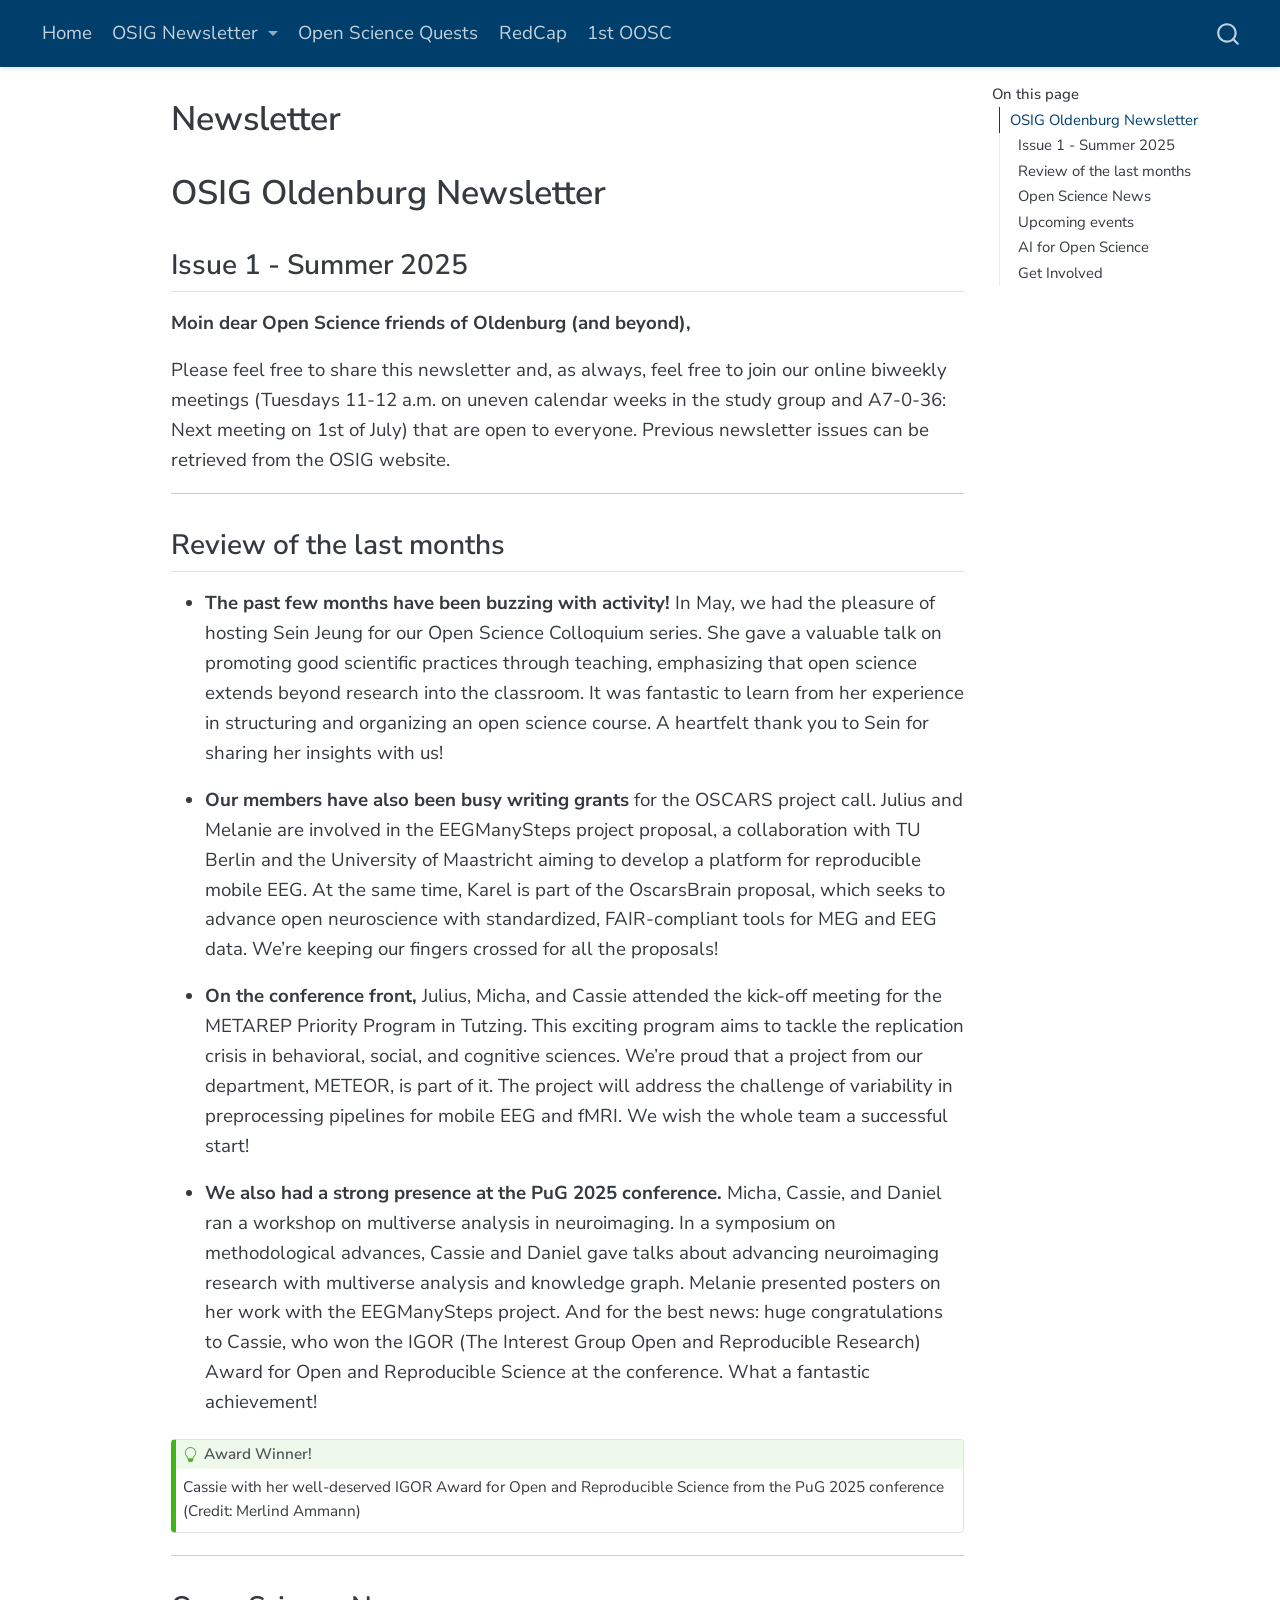
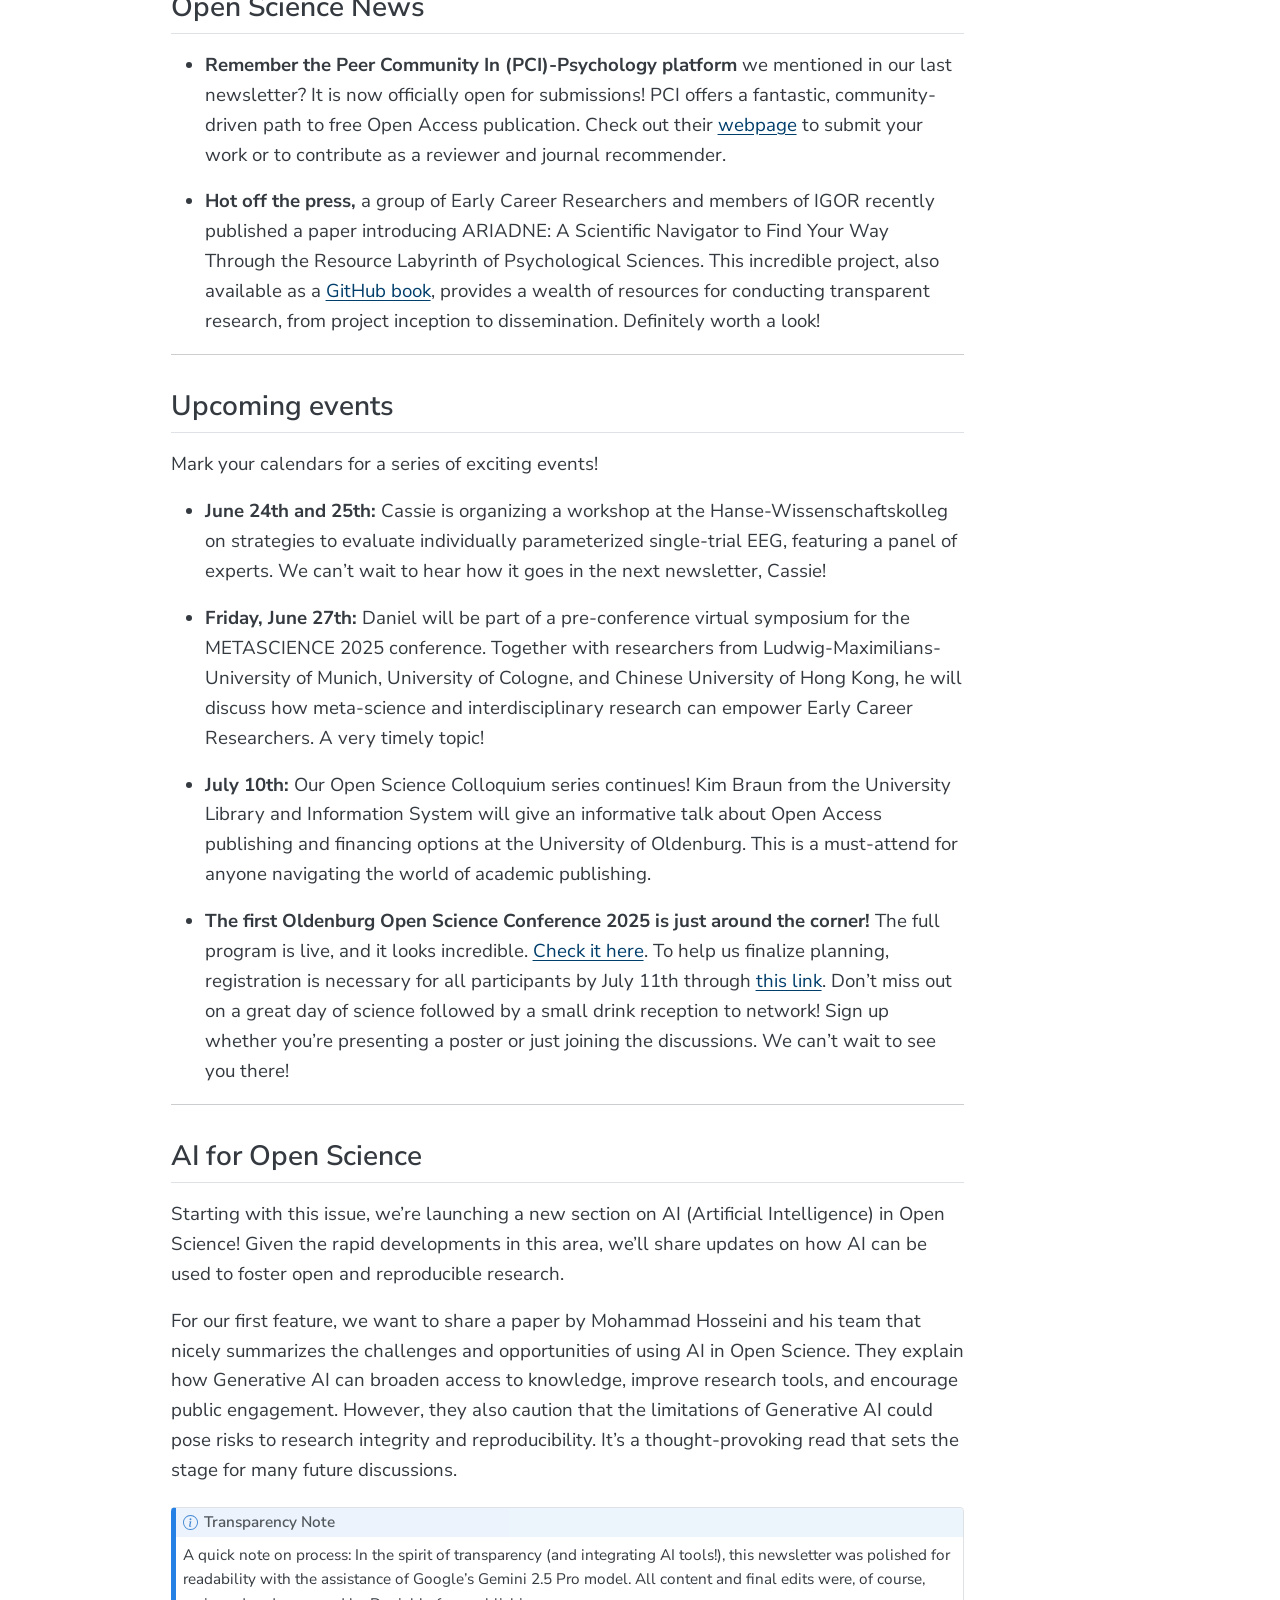
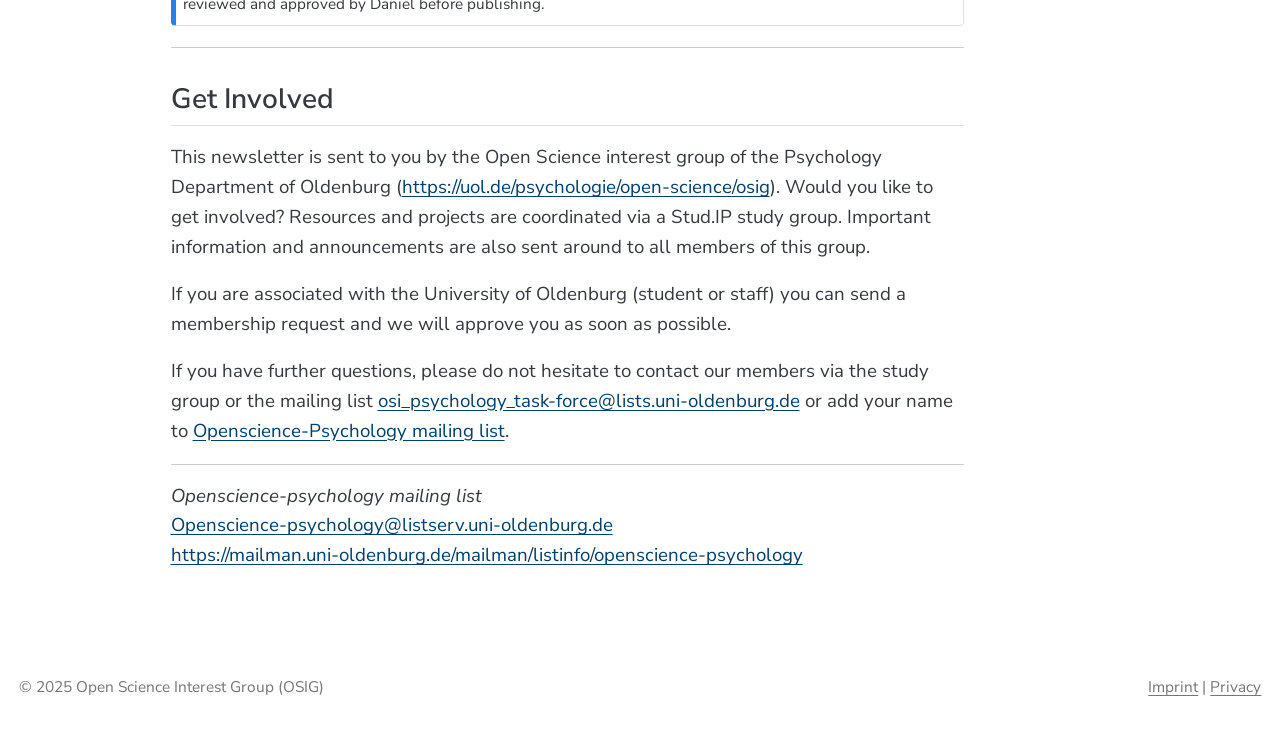
<file: newsletter.html>
<!DOCTYPE html>
<html xmlns="http://www.w3.org/1999/xhtml" lang="en" xml:lang="en"><head>

<meta charset="utf-8">
<meta name="generator" content="quarto-1.10.20">

<meta name="viewport" content="width=device-width, initial-scale=1.0, user-scalable=yes">


<title>Newsletter</title>
<style>
/* Default styles provided by pandoc.
** See https://pandoc.org/MANUAL.html#variables-for-html for config info.
*/
span.smallcaps{font-variant: small-caps;}
div.columns{display: flex; gap: 1.5em;}
div.column{flex: auto;}
@media screen {
div.columns{gap: min(4vw, 1.5em);}
div.column{overflow-x: auto;}
}
div.hanging-indent{margin-left: 1.5em; text-indent: -1.5em;}
ul.task-list{list-style: none;}
ul.task-list li input[type="checkbox"] {
  width: 0.8em;
  margin: 0 0.8em 0.2em -1em; /* quarto-specific, see https://github.com/quarto-dev/quarto-cli/issues/4556 */ 
  vertical-align: middle;
}
</style>


<script src="site_libs/quarto-nav/quarto-nav.js"></script>
<script src="site_libs/quarto-nav/headroom.min.js"></script>
<script src="site_libs/clipboard/clipboard.min.js"></script>
<script src="site_libs/quarto-search/autocomplete.umd.js"></script>
<script src="site_libs/quarto-search/fuse.min.js"></script>
<script src="site_libs/quarto-search/quarto-search.js"></script>
<meta name="quarto:offset" content="./">
<script src="site_libs/quarto-html/quarto.js" type="module"></script>
<script src="site_libs/quarto-html/tabsets/tabsets.js" type="module"></script>
<script src="site_libs/quarto-html/popper.min.js"></script>
<script src="site_libs/quarto-html/tippy.umd.min.js"></script>
<script src="site_libs/quarto-html/anchor.min.js"></script>
<link href="site_libs/quarto-html/tippy.css" rel="stylesheet">
<link href="site_libs/quarto-html/quarto-syntax-highlighting-17888a1159294d3eb470f19f6f52f5a5.css" rel="stylesheet" id="quarto-text-highlighting-styles">
<script src="site_libs/bootstrap/bootstrap.min.js"></script>
<link href="site_libs/bootstrap/bootstrap-icons.css" rel="stylesheet">
<link href="site_libs/bootstrap/bootstrap-e5527912b667e51d36a38ce436d2ecd5.min.css" rel="stylesheet" append-hash="true" id="quarto-bootstrap" data-mode="light">
<script id="quarto-search-options" type="application/json">{
  "location": "navbar",
  "copy-button": false,
  "collapse-after": 3,
  "panel-placement": "end",
  "type": "overlay",
  "limit": 50,
  "keyboard-shortcut": [
    "f",
    "/",
    "s"
  ],
  "show-item-context": false,
  "language": {
    "search-no-results-text": "No results",
    "search-matching-documents-text": "matching documents",
    "search-copy-link-title": "Copy link to search",
    "search-hide-matches-text": "Hide additional matches",
    "search-more-match-text": "more match in this document",
    "search-more-matches-text": "more matches in this document",
    "search-clear-button-title": "Clear",
    "search-text-placeholder": "",
    "search-detached-cancel-button-title": "Cancel",
    "search-submit-button-title": "Submit",
    "search-label": "Search"
  }
}</script>
<style>html{ scroll-behavior: smooth; }</style>


<link rel="stylesheet" href="styles.css">
</head>

<body class="nav-fixed quarto-light">

<div id="quarto-search-results"></div>
  <header id="quarto-header" class="headroom fixed-top">
    <nav class="navbar navbar-expand-lg " data-bs-theme="dark">
      <div class="navbar-container container-fluid">
            <div id="quarto-search" class="" title="Search"></div>
          <button class="navbar-toggler" type="button" data-bs-toggle="collapse" data-bs-target="#navbarCollapse" aria-controls="navbarCollapse" role="menu" aria-expanded="false" aria-label="Toggle navigation" onclick="if (window.quartoToggleHeadroom) { window.quartoToggleHeadroom(); }">
  <span class="navbar-toggler-icon"></span>
</button>
          <div class="collapse navbar-collapse" id="navbarCollapse">
            <ul class="navbar-nav navbar-nav-scroll me-auto">
  <li class="nav-item">
    <a class="nav-link" href="./index.html"> 
<span class="menu-text">Home</span></a>
  </li>  
  <li class="nav-item dropdown ">
    <a class="nav-link dropdown-toggle" href="#" id="nav-menu-osig-newsletter" role="link" data-bs-toggle="dropdown" aria-expanded="false">
 <span class="menu-text">OSIG Newsletter</span>
    </a>
    <ul class="dropdown-menu" aria-labelledby="nav-menu-osig-newsletter">    
        <li>
    <a class="dropdown-item" href="./Newsletter/NL_June.html">
 <span class="dropdown-text">Newsletter 11th Issue: June 2025</span></a>
  </li>  
        <li>
    <a class="dropdown-item" href="./Newsletter/NL_October.html">
 <span class="dropdown-text">Newsletter 12th Issue: October 2025</span></a>
  </li>  
        <li>
    <a class="dropdown-item" href="./Newsletter/NL_February_2026.html">
 <span class="dropdown-text">Newsletter 13th Issue: February 2026</span></a>
  </li>  
        <li>
    <a class="dropdown-item" href="./Newsletter/NL_June_2026.html">
 <span class="dropdown-text">Newsletter 14th Issue: June 2026</span></a>
  </li>  
        <li>
    <a class="dropdown-item" href="./Newsletter/NL_October_2026.html">
 <span class="dropdown-text">Newsletter 15th Issue: October 2026</span></a>
  </li>  
        <li>
    <a class="dropdown-item" href="https://uol.de/psychologie/open-science/osig">
 <span class="dropdown-text">Previous Newsletters</span></a>
  </li>  
    </ul>
  </li>
  <li class="nav-item">
    <a class="nav-link" href="./open_science_quests.html"> 
<span class="menu-text">Open Science Quests</span></a>
  </li>  
  <li class="nav-item">
    <a class="nav-link" href="./redcap.html"> 
<span class="menu-text">RedCap</span></a>
  </li>  
  <li class="nav-item">
    <a class="nav-link" href="./oosc.html"> 
<span class="menu-text">1st OOSC</span></a>
  </li>  
</ul>
          </div> <!-- /navcollapse -->
            <div class="quarto-navbar-tools">
</div>
      </div> <!-- /container-fluid -->
    </nav>
</header>
<!-- content -->
<div id="quarto-content" class="quarto-container page-columns page-rows-contents page-layout-article page-navbar">
<!-- sidebar -->
<!-- margin-sidebar -->
    <div id="quarto-margin-sidebar" class="sidebar margin-sidebar">
        <nav id="TOC" role="doc-toc" class="toc-active">
    <h2 id="toc-title">On this page</h2>
   
  <ul>
  <li><a href="#osig-oldenburg-newsletter" id="toc-osig-oldenburg-newsletter" class="nav-link active" data-scroll-target="#osig-oldenburg-newsletter">OSIG Oldenburg Newsletter</a>
  <ul class="collapse">
  <li><a href="#issue-1---summer-2025" id="toc-issue-1---summer-2025" class="nav-link" data-scroll-target="#issue-1---summer-2025">Issue 1 - Summer 2025</a></li>
  <li><a href="#review-of-the-last-months" id="toc-review-of-the-last-months" class="nav-link" data-scroll-target="#review-of-the-last-months">Review of the last months</a></li>
  <li><a href="#open-science-news" id="toc-open-science-news" class="nav-link" data-scroll-target="#open-science-news">Open Science News</a></li>
  <li><a href="#upcoming-events" id="toc-upcoming-events" class="nav-link" data-scroll-target="#upcoming-events">Upcoming events</a></li>
  <li><a href="#ai-for-open-science" id="toc-ai-for-open-science" class="nav-link" data-scroll-target="#ai-for-open-science">AI for Open Science</a></li>
  <li><a href="#get-involved" id="toc-get-involved" class="nav-link" data-scroll-target="#get-involved">Get Involved</a></li>
  </ul></li>
  </ul>
</nav>
    </div>
<!-- main -->
<main class="content" id="quarto-document-content">

<header id="title-block-header" class="quarto-title-block default">
<div class="quarto-title">
<h1 class="title">Newsletter</h1>
</div>



<div class="quarto-title-meta">

    
  
    
  </div>
  


</header>


<section id="osig-oldenburg-newsletter" class="level1">
<h1>OSIG Oldenburg Newsletter</h1>
<section id="issue-1---summer-2025" class="level2">
<h2 class="anchored" data-anchor-id="issue-1---summer-2025">Issue 1 - Summer 2025</h2>
<p><strong>Moin dear Open Science friends of Oldenburg (and beyond),</strong></p>
<p>Please feel free to share this newsletter and, as always, feel free to join our online biweekly meetings (Tuesdays 11-12 a.m. on uneven calendar weeks in the study group and A7-0-36: Next meeting on 1st of July) that are open to everyone. Previous newsletter issues can be retrieved from the OSIG website.</p>
<hr>
</section>
<section id="review-of-the-last-months" class="level2">
<h2 class="anchored" data-anchor-id="review-of-the-last-months">Review of the last months</h2>
<ul>
<li><p><strong>The past few months have been buzzing with activity!</strong> In May, we had the pleasure of hosting Sein Jeung for our Open Science Colloquium series. She gave a valuable talk on promoting good scientific practices through teaching, emphasizing that open science extends beyond research into the classroom. It was fantastic to learn from her experience in structuring and organizing an open science course. A heartfelt thank you to Sein for sharing her insights with us!</p></li>
<li><p><strong>Our members have also been busy writing grants</strong> for the OSCARS project call. Julius and Melanie are involved in the EEGManySteps project proposal, a collaboration with TU Berlin and the University of Maastricht aiming to develop a platform for reproducible mobile EEG. At the same time, Karel is part of the OscarsBrain proposal, which seeks to advance open neuroscience with standardized, FAIR-compliant tools for MEG and EEG data. We’re keeping our fingers crossed for all the proposals!</p></li>
<li><p><strong>On the conference front,</strong> Julius, Micha, and Cassie attended the kick-off meeting for the METAREP Priority Program in Tutzing. This exciting program aims to tackle the replication crisis in behavioral, social, and cognitive sciences. We’re proud that a project from our department, METEOR, is part of it. The project will address the challenge of variability in preprocessing pipelines for mobile EEG and fMRI. We wish the whole team a successful start!</p></li>
<li><p><strong>We also had a strong presence at the PuG 2025 conference.</strong> Micha, Cassie, and Daniel ran a workshop on multiverse analysis in neuroimaging. In a symposium on methodological advances, Cassie and Daniel gave talks about advancing neuroimaging research with multiverse analysis and knowledge graph. Melanie presented posters on her work with the EEGManySteps project. And for the best news: huge congratulations to Cassie, who won the IGOR (The Interest Group Open and Reproducible Research) Award for Open and Reproducible Science at the conference. What a fantastic achievement!</p></li>
</ul>
<div class="callout callout-style-default callout-tip callout-titled">
<div class="callout-header d-flex align-content-center">
<div class="callout-icon-container">
<i class="callout-icon"></i>
</div>
<div class="callout-title-container flex-fill">
<span class="screen-reader-only">Tip</span>Award Winner!
</div>
</div>
<div class="callout-body-container callout-body">
<p>Cassie with her well-deserved IGOR Award for Open and Reproducible Science from the PuG 2025 conference (Credit: Merlind Ammann)</p>
</div>
</div>
<hr>
</section>
<section id="open-science-news" class="level2">
<h2 class="anchored" data-anchor-id="open-science-news">Open Science News</h2>
<ul>
<li><p><strong>Remember the Peer Community In (PCI)-Psychology platform</strong> we mentioned in our last newsletter? It is now officially open for submissions! PCI offers a fantastic, community-driven path to free Open Access publication. Check out their <a href="https://pci.org">webpage</a> to submit your work or to contribute as a reviewer and journal recommender.</p></li>
<li><p><strong>Hot off the press,</strong> a group of Early Career Researchers and members of IGOR recently published a paper introducing ARIADNE: A Scientific Navigator to Find Your Way Through the Resource Labyrinth of Psychological Sciences. This incredible project, also available as a <a href="https://github.com/">GitHub book</a>, provides a wealth of resources for conducting transparent research, from project inception to dissemination. Definitely worth a look!</p></li>
</ul>
<hr>
</section>
<section id="upcoming-events" class="level2">
<h2 class="anchored" data-anchor-id="upcoming-events">Upcoming events</h2>
<p>Mark your calendars for a series of exciting events!</p>
<ul>
<li><p><strong>June 24th and 25th:</strong> Cassie is organizing a workshop at the Hanse-Wissenschaftskolleg on strategies to evaluate individually parameterized single-trial EEG, featuring a panel of experts. We can’t wait to hear how it goes in the next newsletter, Cassie!</p></li>
<li><p><strong>Friday, June 27th:</strong> Daniel will be part of a pre-conference virtual symposium for the METASCIENCE 2025 conference. Together with researchers from Ludwig-Maximilians-University of Munich, University of Cologne, and Chinese University of Hong Kong, he will discuss how meta-science and interdisciplinary research can empower Early Career Researchers. A very timely topic!</p></li>
<li><p><strong>July 10th:</strong> Our Open Science Colloquium series continues! Kim Braun from the University Library and Information System will give an informative talk about Open Access publishing and financing options at the University of Oldenburg. This is a must-attend for anyone navigating the world of academic publishing.</p></li>
<li><p><strong>The first Oldenburg Open Science Conference 2025 is just around the corner!</strong> The full program is live, and it looks incredible. <a href="./oosc.html">Check it here</a>. To help us finalize planning, registration is necessary for all participants by July 11th through <a href="#">this link</a>. Don’t miss out on a great day of science followed by a small drink reception to network! Sign up whether you’re presenting a poster or just joining the discussions. We can’t wait to see you there!</p></li>
</ul>
<hr>
</section>
<section id="ai-for-open-science" class="level2">
<h2 class="anchored" data-anchor-id="ai-for-open-science">AI for Open Science</h2>
<p>Starting with this issue, we’re launching a new section on AI (Artificial Intelligence) in Open Science! Given the rapid developments in this area, we’ll share updates on how AI can be used to foster open and reproducible research.</p>
<p>For our first feature, we want to share a paper by Mohammad Hosseini and his team that nicely summarizes the challenges and opportunities of using AI in Open Science. They explain how Generative AI can broaden access to knowledge, improve research tools, and encourage public engagement. However, they also caution that the limitations of Generative AI could pose risks to research integrity and reproducibility. It’s a thought-provoking read that sets the stage for many future discussions.</p>
<div class="callout callout-style-default callout-note callout-titled">
<div class="callout-header d-flex align-content-center">
<div class="callout-icon-container">
<i class="callout-icon"></i>
</div>
<div class="callout-title-container flex-fill">
<span class="screen-reader-only">Note</span>Transparency Note
</div>
</div>
<div class="callout-body-container callout-body">
<p>A quick note on process: In the spirit of transparency (and integrating AI tools!), this newsletter was polished for readability with the assistance of Google’s Gemini 2.5 Pro model. All content and final edits were, of course, reviewed and approved by Daniel before publishing.</p>
</div>
</div>
<hr>
</section>
<section id="get-involved" class="level2">
<h2 class="anchored" data-anchor-id="get-involved">Get Involved</h2>
<p>This newsletter is sent to you by the Open Science interest group of the Psychology Department of Oldenburg (<a href="https://uol.de/psychologie/open-science/osig">https://uol.de/psychologie/open-science/osig</a>). Would you like to get involved? Resources and projects are coordinated via a Stud.IP study group. Important information and announcements are also sent around to all members of this group.</p>
<p>If you are associated with the University of Oldenburg (student or staff) you can send a membership request and we will approve you as soon as possible.</p>
<p>If you have further questions, please do not hesitate to contact our members via the study group or the mailing list <a href="mailto:osi_psychology_task-force@lists.uni-oldenburg.de">osi_psychology_task-force@lists.uni-oldenburg.de</a> or add your name to <a href="https://mailman.uni-oldenburg.de/mailman/listinfo/openscience-psychology">Openscience-Psychology mailing list</a>.</p>
<hr>
<p><em>Openscience-psychology mailing list</em><br>
<a href="mailto:Openscience-psychology@listserv.uni-oldenburg.de">Openscience-psychology@listserv.uni-oldenburg.de</a><br>
<a href="https://mailman.uni-oldenburg.de/mailman/listinfo/openscience-psychology">https://mailman.uni-oldenburg.de/mailman/listinfo/openscience-psychology</a></p>


</section>
</section>

</main> <!-- /main -->
<script id="quarto-html-after-body" type="application/javascript">
  window.document.addEventListener("DOMContentLoaded", function (event) {
    const icon = "";
    const anchorJS = new window.AnchorJS();
    anchorJS.options = {
      placement: 'right',
      icon: icon
    };
    anchorJS.add('.anchored');
    const isCodeAnnotation = (el) => {
      for (const clz of el.classList) {
        if (clz.startsWith('code-annotation-')) {                     
          return true;
        }
      }
      return false;
    }
    const onCopySuccess = function(e) {
      // button target
      const button = e.trigger;
      // don't keep focus
      button.blur();
      // flash "checked"
      button.classList.add('code-copy-button-checked');
      var currentTitle = button.getAttribute("title");
      button.setAttribute("title", "Copied!");
      let tooltip;
      if (window.bootstrap) {
        button.setAttribute("data-bs-toggle", "tooltip");
        button.setAttribute("data-bs-placement", "left");
        button.setAttribute("data-bs-title", "Copied!");
        tooltip = new bootstrap.Tooltip(button, 
          { trigger: "manual", 
            customClass: "code-copy-button-tooltip",
            offset: [0, -8]});
        tooltip.show();    
      }
      setTimeout(function() {
        if (tooltip) {
          tooltip.hide();
          button.removeAttribute("data-bs-title");
          button.removeAttribute("data-bs-toggle");
          button.removeAttribute("data-bs-placement");
        }
        button.setAttribute("title", currentTitle);
        button.classList.remove('code-copy-button-checked');
      }, 1000);
      // clear code selection
      e.clearSelection();
    }
    const getTextToCopy = function(trigger) {
      const outerScaffold = trigger.parentElement.cloneNode(true);
      const codeEl = outerScaffold.querySelector('code');
      for (const childEl of codeEl.children) {
        if (isCodeAnnotation(childEl)) {
          childEl.remove();
        }
      }
      return codeEl.innerText;
    }
    const clipboard = new window.ClipboardJS('.code-copy-button:not([data-in-quarto-modal])', {
      text: getTextToCopy
    });
    clipboard.on('success', onCopySuccess);
    if (window.document.getElementById('quarto-embedded-source-code-modal')) {
      const clipboardModal = new window.ClipboardJS('.code-copy-button[data-in-quarto-modal]', {
        text: getTextToCopy,
        container: window.document.getElementById('quarto-embedded-source-code-modal')
      });
      clipboardModal.on('success', onCopySuccess);
    }
      var localhostRegex = new RegExp(/^(?:http|https):\/\/localhost\:?[0-9]*\//);
      var mailtoRegex = new RegExp(/^mailto:/);
        var filterRegex = new RegExp("https:\/\/kristantodan12\.github\.io\/osig-uol\.github\.io\/");
      var isInternal = (href) => {
          return filterRegex.test(href) || localhostRegex.test(href) || mailtoRegex.test(href);
      }
      // Inspect non-navigation links and adorn them if external
     var links = window.document.querySelectorAll('a[href]:not(.nav-link):not(.navbar-brand):not(.toc-action):not(.sidebar-link):not(.sidebar-item-toggle):not(.pagination-link):not(.no-external):not([aria-hidden]):not(.dropdown-item):not(.quarto-navigation-tool):not(.about-link)');
      for (var i=0; i<links.length; i++) {
        const link = links[i];
        if (!isInternal(link.href)) {
          // undo the damage that might have been done by quarto-nav.js in the case of
          // links that we want to consider external
          if (link.dataset.originalHref !== undefined) {
            link.href = link.dataset.originalHref;
          }
            // target, if specified
            link.setAttribute("target", "_blank");
            if (link.getAttribute("rel") === null) {
              link.setAttribute("rel", "noopener");
            }
        }
      }
    function tippyHover(el, contentFn, onTriggerFn, onUntriggerFn) {
      const config = {
        allowHTML: true,
        maxWidth: 500,
        delay: 100,
        arrow: false,
        appendTo: function(el) {
            return el.parentElement;
        },
        interactive: true,
        interactiveBorder: 10,
        theme: 'quarto',
        placement: 'bottom-start',
      };
      if (contentFn) {
        config.content = contentFn;
      }
      if (onTriggerFn) {
        config.onTrigger = onTriggerFn;
      }
      if (onUntriggerFn) {
        config.onUntrigger = onUntriggerFn;
      }
      window.tippy(el, config); 
    }
    const noterefs = window.document.querySelectorAll('a[role="doc-noteref"]');
    for (var i=0; i<noterefs.length; i++) {
      const ref = noterefs[i];
      tippyHover(ref, function() {
        // use id or data attribute instead here
        let href = ref.getAttribute('data-footnote-href') || ref.getAttribute('href');
        try { href = new URL(href).hash; } catch {}
        const id = href.replace(/^#\/?/, "");
        const note = window.document.getElementById(id);
        if (note) {
          return note.innerHTML;
        } else {
          return "";
        }
      });
    }
    const xrefs = window.document.querySelectorAll('a.quarto-xref');
    const processXRef = (id, note) => {
      // Strip column container classes
      const stripColumnClz = (el) => {
        el.classList.remove("page-full", "page-columns");
        if (el.children) {
          for (const child of el.children) {
            stripColumnClz(child);
          }
        }
      }
      stripColumnClz(note)
      if (id === null || id.startsWith('sec-')) {
        // Special case sections, only their first couple elements
        const container = document.createElement("div");
        if (note.children && note.children.length > 2) {
          container.appendChild(note.children[0].cloneNode(true));
          for (let i = 1; i < note.children.length; i++) {
            const child = note.children[i];
            if (child.tagName === "P" && child.innerText === "") {
              continue;
            } else {
              container.appendChild(child.cloneNode(true));
              break;
            }
          }
          if (window.Quarto?.typesetMath) {
            window.Quarto.typesetMath(container);
          }
          return container.innerHTML
        } else {
          if (window.Quarto?.typesetMath) {
            window.Quarto.typesetMath(note);
          }
          return note.innerHTML;
        }
      } else {
        // Remove any anchor links if they are present
        const anchorLink = note.querySelector('a.anchorjs-link');
        if (anchorLink) {
          anchorLink.remove();
        }
        if (window.Quarto?.typesetMath) {
          window.Quarto.typesetMath(note);
        }
        if (note.classList.contains("callout")) {
          return note.outerHTML;
        } else {
          return note.innerHTML;
        }
      }
    }
    for (var i=0; i<xrefs.length; i++) {
      const xref = xrefs[i];
      tippyHover(xref, undefined, function(instance) {
        instance.disable();
        let url = xref.getAttribute('href');
        let hash = undefined; 
        if (url.startsWith('#')) {
          hash = url;
        } else {
          try { hash = new URL(url).hash; } catch {}
        }
        if (hash) {
          const id = hash.replace(/^#\/?/, "");
          const note = window.document.getElementById(id);
          if (note !== null) {
            try {
              const html = processXRef(id, note.cloneNode(true));
              instance.setContent(html);
            } finally {
              instance.enable();
              instance.show();
            }
          } else {
            // See if we can fetch this
            fetch(url.split('#')[0])
            .then(res => res.text())
            .then(html => {
              const parser = new DOMParser();
              const htmlDoc = parser.parseFromString(html, "text/html");
              const note = htmlDoc.getElementById(id);
              if (note !== null) {
                const html = processXRef(id, note);
                instance.setContent(html);
              } 
            }).finally(() => {
              instance.enable();
              instance.show();
            });
          }
        } else {
          // See if we can fetch a full url (with no hash to target)
          // This is a special case and we should probably do some content thinning / targeting
          fetch(url)
          .then(res => res.text())
          .then(html => {
            const parser = new DOMParser();
            const htmlDoc = parser.parseFromString(html, "text/html");
            const note = htmlDoc.querySelector('main.content');
            if (note !== null) {
              // This should only happen for chapter cross references
              // (since there is no id in the URL)
              // remove the first header
              if (note.children.length > 0 && note.children[0].tagName === "HEADER") {
                note.children[0].remove();
              }
              const html = processXRef(null, note);
              instance.setContent(html);
            } 
          }).finally(() => {
            instance.enable();
            instance.show();
          });
        }
      }, function(instance) {
      });
    }
        let selectedAnnoteEl;
        const selectorForAnnotation = ( cell, annotation) => {
          let cellAttr = 'data-code-cell="' + cell + '"';
          let lineAttr = 'data-code-annotation="' +  annotation + '"';
          const selector = 'span[' + cellAttr + '][' + lineAttr + ']';
          return selector;
        }
        const selectCodeLines = (annoteEl) => {
          const doc = window.document;
          const targetCell = annoteEl.getAttribute("data-target-cell");
          const targetAnnotation = annoteEl.getAttribute("data-target-annotation");
          const annoteSpan = window.document.querySelector(selectorForAnnotation(targetCell, targetAnnotation));
          const lines = annoteSpan.getAttribute("data-code-lines").split(",");
          const lineIds = lines.map((line) => {
            return targetCell + "-" + line;
          })
          let top = null;
          let height = null;
          let parent = null;
          if (lineIds.length > 0) {
              //compute the position of the single el (top and bottom and make a div)
              const el = window.document.getElementById(lineIds[0]);
              top = el.offsetTop;
              height = el.offsetHeight;
              parent = el.parentElement.parentElement;
            if (lineIds.length > 1) {
              const lastEl = window.document.getElementById(lineIds[lineIds.length - 1]);
              const bottom = lastEl.offsetTop + lastEl.offsetHeight;
              height = bottom - top;
            }
            if (top !== null && height !== null && parent !== null) {
              // cook up a div (if necessary) and position it 
              let div = window.document.getElementById("code-annotation-line-highlight");
              if (div === null) {
                div = window.document.createElement("div");
                div.setAttribute("id", "code-annotation-line-highlight");
                div.style.position = 'absolute';
                parent.appendChild(div);
              }
              div.style.top = top - 2 + "px";
              div.style.height = height + 4 + "px";
              div.style.left = 0;
              let gutterDiv = window.document.getElementById("code-annotation-line-highlight-gutter");
              if (gutterDiv === null) {
                gutterDiv = window.document.createElement("div");
                gutterDiv.setAttribute("id", "code-annotation-line-highlight-gutter");
                gutterDiv.style.position = 'absolute';
                const codeCell = window.document.getElementById(targetCell);
                const gutter = codeCell.querySelector('.code-annotation-gutter');
                gutter.appendChild(gutterDiv);
              }
              gutterDiv.style.top = top - 2 + "px";
              gutterDiv.style.height = height + 4 + "px";
            }
            selectedAnnoteEl = annoteEl;
          }
        };
        const unselectCodeLines = () => {
          const elementsIds = ["code-annotation-line-highlight", "code-annotation-line-highlight-gutter"];
          elementsIds.forEach((elId) => {
            const div = window.document.getElementById(elId);
            if (div) {
              div.remove();
            }
          });
          selectedAnnoteEl = undefined;
        };
          // Handle positioning of the toggle
      window.addEventListener(
        "resize",
        throttle(() => {
          elRect = undefined;
          if (selectedAnnoteEl) {
            selectCodeLines(selectedAnnoteEl);
          }
        }, 10)
      );
      function throttle(fn, ms) {
      let throttle = false;
      let timer;
        return (...args) => {
          if(!throttle) { // first call gets through
              fn.apply(this, args);
              throttle = true;
          } else { // all the others get throttled
              if(timer) clearTimeout(timer); // cancel #2
              timer = setTimeout(() => {
                fn.apply(this, args);
                timer = throttle = false;
              }, ms);
          }
        };
      }
        // Attach click handler to the DT
        const annoteDls = window.document.querySelectorAll('dt[data-target-cell]');
        for (const annoteDlNode of annoteDls) {
          annoteDlNode.addEventListener('click', (event) => {
            const clickedEl = event.target;
            if (clickedEl !== selectedAnnoteEl) {
              unselectCodeLines();
              const activeEl = window.document.querySelector('dt[data-target-cell].code-annotation-active');
              if (activeEl) {
                activeEl.classList.remove('code-annotation-active');
              }
              selectCodeLines(clickedEl);
              clickedEl.classList.add('code-annotation-active');
            } else {
              // Unselect the line
              unselectCodeLines();
              clickedEl.classList.remove('code-annotation-active');
            }
          });
        }
    const findCites = (el) => {
      const parentEl = el.parentElement;
      if (parentEl) {
        const cites = parentEl.dataset.cites;
        if (cites) {
          return {
            el,
            cites: cites.split(' ')
          };
        } else {
          return findCites(el.parentElement)
        }
      } else {
        return undefined;
      }
    };
    var bibliorefs = window.document.querySelectorAll('a[role="doc-biblioref"]');
    for (var i=0; i<bibliorefs.length; i++) {
      const ref = bibliorefs[i];
      const citeInfo = findCites(ref);
      if (citeInfo) {
        tippyHover(citeInfo.el, function() {
          var popup = window.document.createElement('div');
          citeInfo.cites.forEach(function(cite) {
            var citeDiv = window.document.createElement('div');
            citeDiv.classList.add('hanging-indent');
            citeDiv.classList.add('csl-entry');
            var biblioDiv = window.document.getElementById('ref-' + cite);
            if (biblioDiv) {
              citeDiv.innerHTML = biblioDiv.innerHTML;
            }
            popup.appendChild(citeDiv);
          });
          return popup.innerHTML;
        });
      }
    }
  });
  </script>
</div> <!-- /content -->
<footer class="footer">
  <div class="nav-footer">
    <div class="nav-footer-left">
<p>© 2025 Open Science Interest Group (OSIG)</p>
</div>   
    <div class="nav-footer-center">
      &nbsp;
    </div>
    <div class="nav-footer-right">
<p><a href="https://uol.de/impressum">Imprint</a> | <a href="https://uol.de/dism">Privacy</a></p>
</div>
  </div>
</footer>




<script src="site_libs/quarto-html/zenscroll-min.js"></script>
</body></html>
</file>
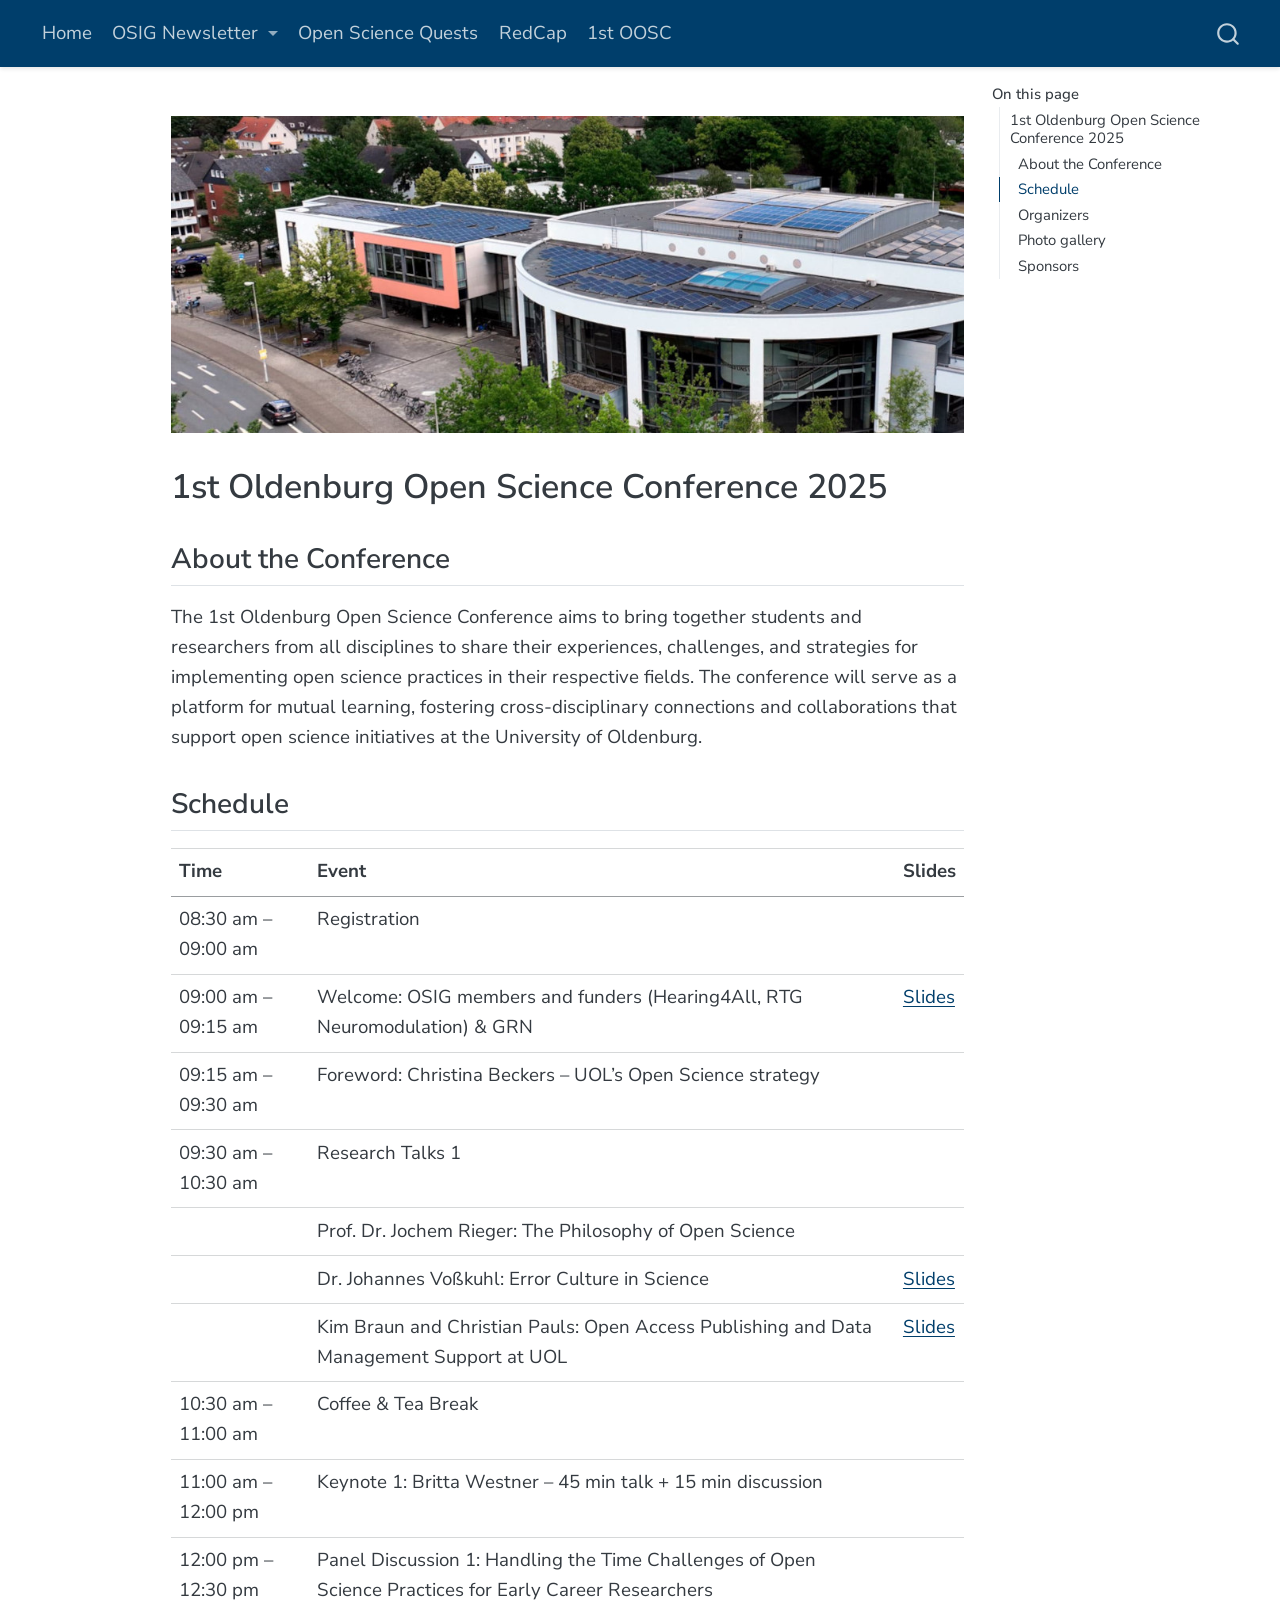
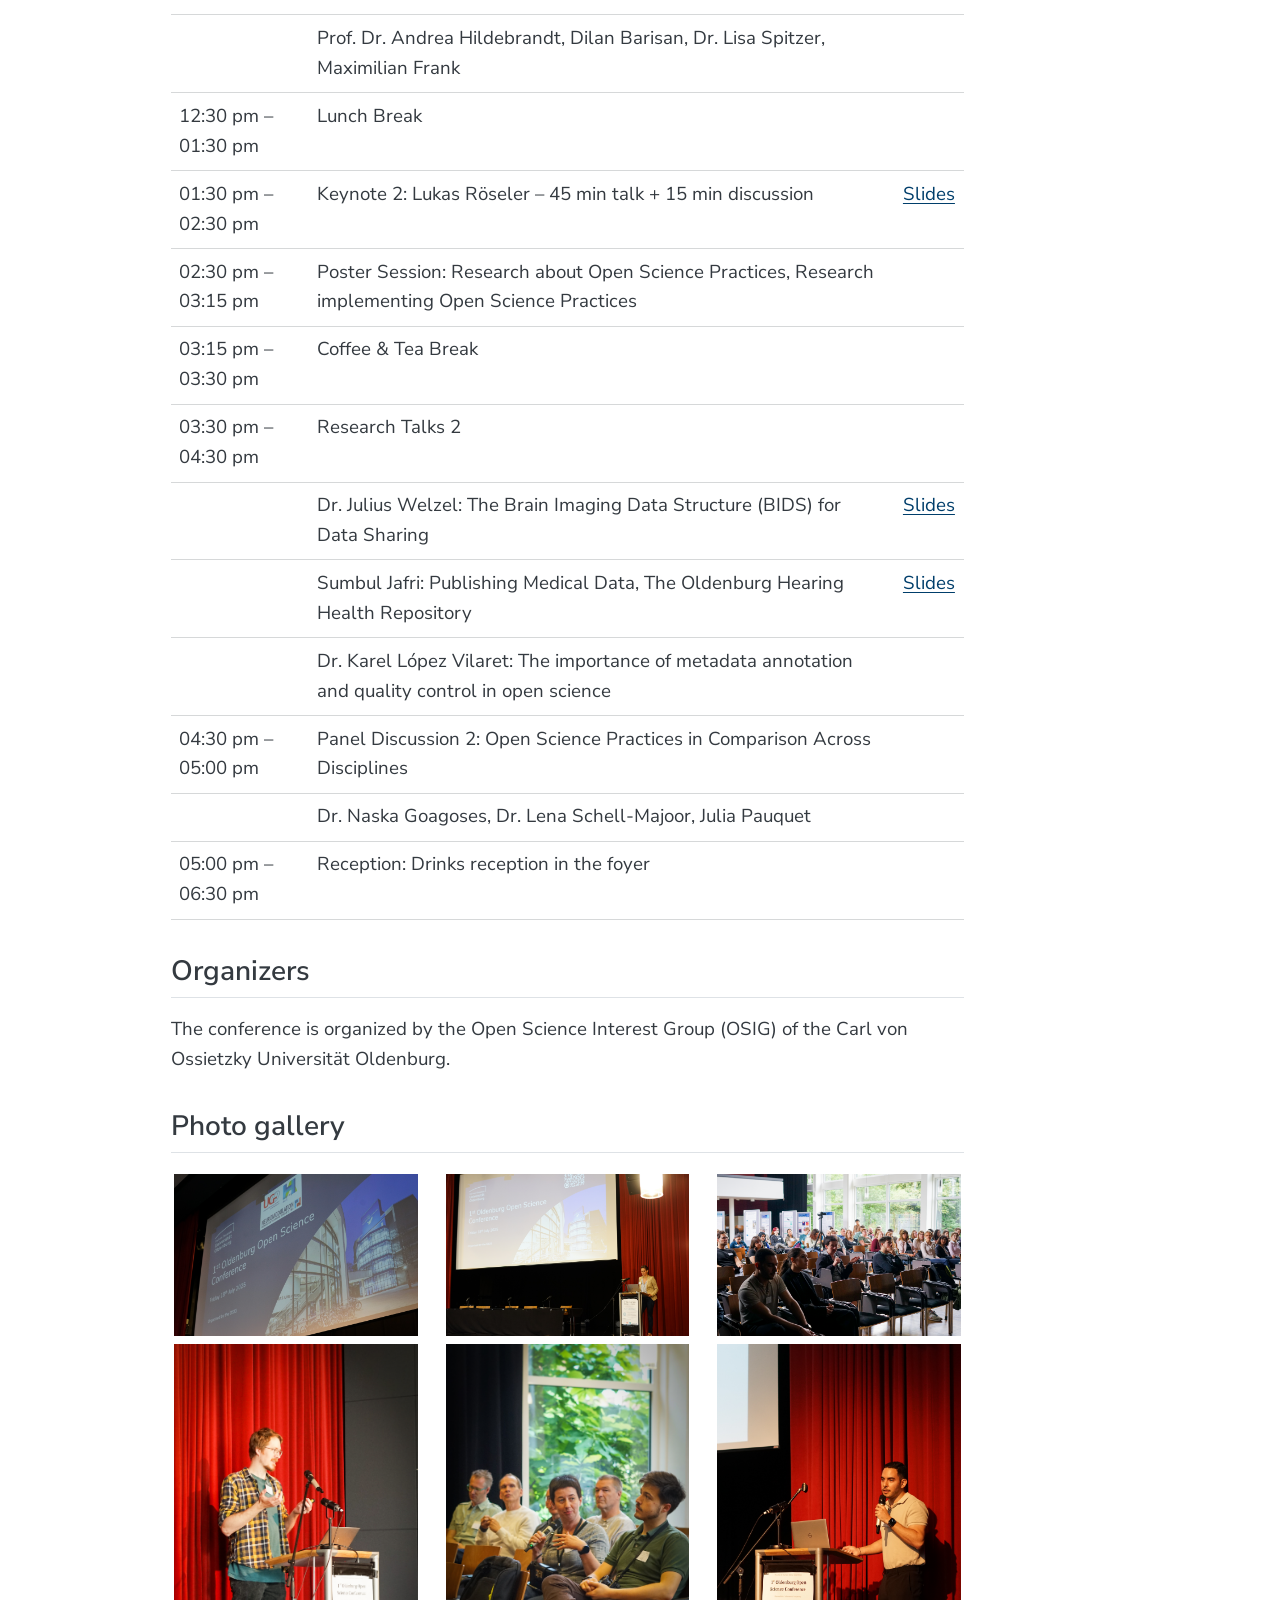
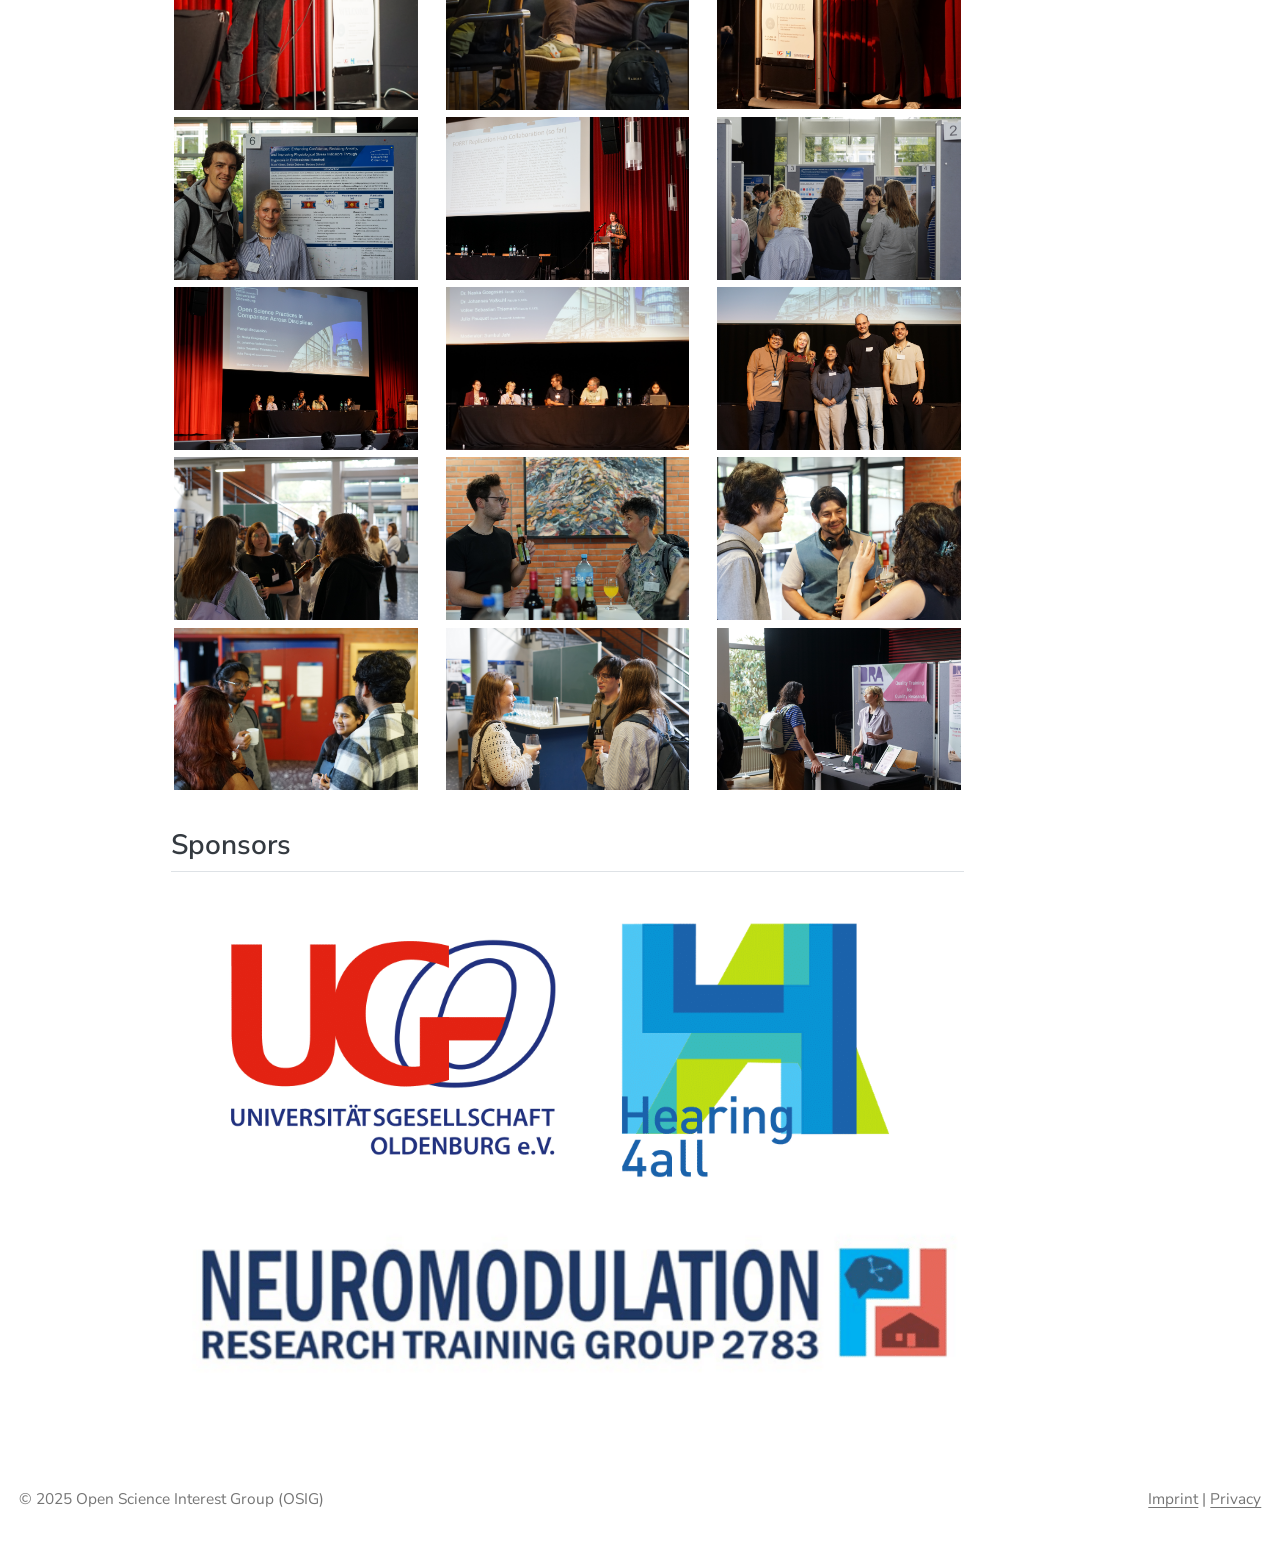
<file: oosc.html>
<!DOCTYPE html>
<html xmlns="http://www.w3.org/1999/xhtml" lang="en" xml:lang="en"><head>

<meta charset="utf-8">
<meta name="generator" content="quarto-1.10.20">

<meta name="viewport" content="width=device-width, initial-scale=1.0, user-scalable=yes">


<title>oosc</title>
<style>
/* Default styles provided by pandoc.
** See https://pandoc.org/MANUAL.html#variables-for-html for config info.
*/
span.smallcaps{font-variant: small-caps;}
div.columns{display: flex; gap: 1.5em;}
div.column{flex: auto;}
@media screen {
div.columns{gap: min(4vw, 1.5em);}
div.column{overflow-x: auto;}
}
div.hanging-indent{margin-left: 1.5em; text-indent: -1.5em;}
ul.task-list{list-style: none;}
ul.task-list li input[type="checkbox"] {
  width: 0.8em;
  margin: 0 0.8em 0.2em -1em; /* quarto-specific, see https://github.com/quarto-dev/quarto-cli/issues/4556 */ 
  vertical-align: middle;
}
</style>


<script src="site_libs/quarto-nav/quarto-nav.js"></script>
<script src="site_libs/quarto-nav/headroom.min.js"></script>
<script src="site_libs/clipboard/clipboard.min.js"></script>
<script src="site_libs/quarto-search/autocomplete.umd.js"></script>
<script src="site_libs/quarto-search/fuse.min.js"></script>
<script src="site_libs/quarto-search/quarto-search.js"></script>
<meta name="quarto:offset" content="./">
<script src="site_libs/quarto-html/quarto.js" type="module"></script>
<script src="site_libs/quarto-html/tabsets/tabsets.js" type="module"></script>
<script src="site_libs/quarto-html/popper.min.js"></script>
<script src="site_libs/quarto-html/tippy.umd.min.js"></script>
<script src="site_libs/quarto-html/anchor.min.js"></script>
<link href="site_libs/quarto-html/tippy.css" rel="stylesheet">
<link href="site_libs/quarto-html/quarto-syntax-highlighting-17888a1159294d3eb470f19f6f52f5a5.css" rel="stylesheet" id="quarto-text-highlighting-styles">
<script src="site_libs/bootstrap/bootstrap.min.js"></script>
<link href="site_libs/bootstrap/bootstrap-icons.css" rel="stylesheet">
<link href="site_libs/bootstrap/bootstrap-e5527912b667e51d36a38ce436d2ecd5.min.css" rel="stylesheet" append-hash="true" id="quarto-bootstrap" data-mode="light">
<script src="site_libs/quarto-contrib/glightbox/glightbox.min.js"></script>
<link href="site_libs/quarto-contrib/glightbox/glightbox.min.css" rel="stylesheet">
<link href="site_libs/quarto-contrib/glightbox/lightbox.css" rel="stylesheet">
<script id="quarto-search-options" type="application/json">{
  "location": "navbar",
  "copy-button": false,
  "collapse-after": 3,
  "panel-placement": "end",
  "type": "overlay",
  "limit": 50,
  "keyboard-shortcut": [
    "f",
    "/",
    "s"
  ],
  "show-item-context": false,
  "language": {
    "search-no-results-text": "No results",
    "search-matching-documents-text": "matching documents",
    "search-copy-link-title": "Copy link to search",
    "search-hide-matches-text": "Hide additional matches",
    "search-more-match-text": "more match in this document",
    "search-more-matches-text": "more matches in this document",
    "search-clear-button-title": "Clear",
    "search-text-placeholder": "",
    "search-detached-cancel-button-title": "Cancel",
    "search-submit-button-title": "Submit",
    "search-label": "Search"
  }
}</script>
<style>html{ scroll-behavior: smooth; }</style>


<link rel="stylesheet" href="styles.css">
</head>

<body class="nav-fixed quarto-light">

<div id="quarto-search-results"></div>
  <header id="quarto-header" class="headroom fixed-top">
    <nav class="navbar navbar-expand-lg " data-bs-theme="dark">
      <div class="navbar-container container-fluid">
            <div id="quarto-search" class="" title="Search"></div>
          <button class="navbar-toggler" type="button" data-bs-toggle="collapse" data-bs-target="#navbarCollapse" aria-controls="navbarCollapse" role="menu" aria-expanded="false" aria-label="Toggle navigation" onclick="if (window.quartoToggleHeadroom) { window.quartoToggleHeadroom(); }">
  <span class="navbar-toggler-icon"></span>
</button>
          <div class="collapse navbar-collapse" id="navbarCollapse">
            <ul class="navbar-nav navbar-nav-scroll me-auto">
  <li class="nav-item">
    <a class="nav-link" href="./index.html"> 
<span class="menu-text">Home</span></a>
  </li>  
  <li class="nav-item dropdown ">
    <a class="nav-link dropdown-toggle" href="#" id="nav-menu-osig-newsletter" role="link" data-bs-toggle="dropdown" aria-expanded="false">
 <span class="menu-text">OSIG Newsletter</span>
    </a>
    <ul class="dropdown-menu" aria-labelledby="nav-menu-osig-newsletter">    
        <li>
    <a class="dropdown-item" href="./Newsletter/NL_June.html">
 <span class="dropdown-text">Newsletter 11th Issue: June 2025</span></a>
  </li>  
        <li>
    <a class="dropdown-item" href="./Newsletter/NL_October.html">
 <span class="dropdown-text">Newsletter 12th Issue: October 2025</span></a>
  </li>  
        <li>
    <a class="dropdown-item" href="./Newsletter/NL_February_2026.html">
 <span class="dropdown-text">Newsletter 13th Issue: February 2026</span></a>
  </li>  
        <li>
    <a class="dropdown-item" href="./Newsletter/NL_June_2026.html">
 <span class="dropdown-text">Newsletter 14th Issue: June 2026</span></a>
  </li>  
        <li>
    <a class="dropdown-item" href="./Newsletter/NL_October_2026.html">
 <span class="dropdown-text">Newsletter 15th Issue: October 2026</span></a>
  </li>  
        <li>
    <a class="dropdown-item" href="https://uol.de/psychologie/open-science/osig">
 <span class="dropdown-text">Previous Newsletters</span></a>
  </li>  
    </ul>
  </li>
  <li class="nav-item">
    <a class="nav-link" href="./open_science_quests.html"> 
<span class="menu-text">Open Science Quests</span></a>
  </li>  
  <li class="nav-item">
    <a class="nav-link" href="./redcap.html"> 
<span class="menu-text">RedCap</span></a>
  </li>  
  <li class="nav-item">
    <a class="nav-link active" href="./oosc.html" aria-current="page"> 
<span class="menu-text">1st OOSC</span></a>
  </li>  
</ul>
          </div> <!-- /navcollapse -->
            <div class="quarto-navbar-tools">
</div>
      </div> <!-- /container-fluid -->
    </nav>
</header>
<!-- content -->
<div id="quarto-content" class="quarto-container page-columns page-rows-contents page-layout-article page-navbar">
<!-- sidebar -->
<!-- margin-sidebar -->
    <div id="quarto-margin-sidebar" class="sidebar margin-sidebar">
        <nav id="TOC" role="doc-toc" class="toc-active">
    <h2 id="toc-title">On this page</h2>
   
  <ul>
  <li><a href="#st-oldenburg-open-science-conference-2025" id="toc-st-oldenburg-open-science-conference-2025" class="nav-link active" data-scroll-target="#st-oldenburg-open-science-conference-2025">1st Oldenburg Open Science Conference 2025</a>
  <ul class="collapse">
  <li><a href="#about-the-conference" id="toc-about-the-conference" class="nav-link" data-scroll-target="#about-the-conference">About the Conference</a></li>
  <li><a href="#schedule" id="toc-schedule" class="nav-link" data-scroll-target="#schedule">Schedule</a></li>
  <li><a href="#organizers" id="toc-organizers" class="nav-link" data-scroll-target="#organizers">Organizers</a></li>
  <li><a href="#photo-gallery" id="toc-photo-gallery" class="nav-link" data-scroll-target="#photo-gallery">Photo gallery</a></li>
  <li><a href="#sponsors" id="toc-sponsors" class="nav-link" data-scroll-target="#sponsors">Sponsors</a></li>
  </ul></li>
  </ul>
</nav>
    </div>
<!-- main -->
<main class="content" id="quarto-document-content"><header id="title-block-header" class="quarto-title-block"></header>




<p><a href="pics/banner.jpg" class="lightbox" data-gallery="quarto-lightbox-gallery-1"><img src="pics/banner.jpg" class="img-fluid"></a></p>
<section id="st-oldenburg-open-science-conference-2025" class="level1">
<h1>1st Oldenburg Open Science Conference 2025</h1>
<section id="about-the-conference" class="level2">
<h2 class="anchored" data-anchor-id="about-the-conference">About the Conference</h2>
<p>The 1st Oldenburg Open Science Conference aims to bring together students and researchers from all disciplines to share their experiences, challenges, and strategies for implementing open science practices in their respective fields. The conference will serve as a platform for mutual learning, fostering cross-disciplinary connections and collaborations that support open science initiatives at the University of Oldenburg.</p>
</section>
<section id="schedule" class="level2">
<h2 class="anchored" data-anchor-id="schedule">Schedule</h2>
<table class="caption-top table">
<thead>
<tr class="header">
<th>Time</th>
<th>Event</th>
<th>Slides</th>
</tr>
</thead>
<tbody>
<tr class="odd">
<td>08:30 am – 09:00 am</td>
<td>Registration</td>
<td></td>
</tr>
<tr class="even">
<td>09:00 am – 09:15 am</td>
<td>Welcome: OSIG members and funders (Hearing4All, RTG Neuromodulation) &amp; GRN</td>
<td><a href="slides_oosc/talk_grn.pdf">Slides</a></td>
</tr>
<tr class="odd">
<td>09:15 am – 09:30 am</td>
<td>Foreword: Christina Beckers – UOL’s Open Science strategy</td>
<td></td>
</tr>
<tr class="even">
<td>09:30 am – 10:30 am</td>
<td>Research Talks 1</td>
<td></td>
</tr>
<tr class="odd">
<td></td>
<td>Prof.&nbsp;Dr.&nbsp;Jochem Rieger: The Philosophy of Open Science</td>
<td></td>
</tr>
<tr class="even">
<td></td>
<td>Dr.&nbsp;Johannes Voßkuhl: Error Culture in Science</td>
<td><a href="slides_oosc/talk_vosskuhl.pdf">Slides</a></td>
</tr>
<tr class="odd">
<td></td>
<td>Kim Braun and Christian Pauls: Open Access Publishing and Data Management Support at UOL</td>
<td><a href="slides_oosc/talk_pauls_braun.pdf">Slides</a></td>
</tr>
<tr class="even">
<td>10:30 am – 11:00 am</td>
<td>Coffee &amp; Tea Break</td>
<td></td>
</tr>
<tr class="odd">
<td>11:00 am – 12:00 pm</td>
<td>Keynote 1: Britta Westner – 45 min talk + 15 min discussion</td>
<td></td>
</tr>
<tr class="even">
<td>12:00 pm – 12:30 pm</td>
<td>Panel Discussion 1: Handling the Time Challenges of Open Science Practices for Early Career Researchers</td>
<td></td>
</tr>
<tr class="odd">
<td></td>
<td>Prof.&nbsp;Dr.&nbsp;Andrea Hildebrandt, Dilan Barisan, Dr.&nbsp;Lisa Spitzer, Maximilian Frank</td>
<td></td>
</tr>
<tr class="even">
<td>12:30 pm – 01:30 pm</td>
<td>Lunch Break</td>
<td></td>
</tr>
<tr class="odd">
<td>01:30 pm – 02:30 pm</td>
<td>Keynote 2: Lukas Röseler – 45 min talk + 15 min discussion</td>
<td><a href="slides_oosc/talk_roeseler.pdf">Slides</a></td>
</tr>
<tr class="even">
<td>02:30 pm – 03:15 pm</td>
<td>Poster Session: Research about Open Science Practices, Research implementing Open Science Practices</td>
<td></td>
</tr>
<tr class="odd">
<td>03:15 pm – 03:30 pm</td>
<td>Coffee &amp; Tea Break</td>
<td></td>
</tr>
<tr class="even">
<td>03:30 pm – 04:30 pm</td>
<td>Research Talks 2</td>
<td></td>
</tr>
<tr class="odd">
<td></td>
<td>Dr.&nbsp;Julius Welzel: The Brain Imaging Data Structure (BIDS) for Data Sharing</td>
<td><a href="slides_oosc/talk_welzel.pdf">Slides</a></td>
</tr>
<tr class="even">
<td></td>
<td>Sumbul Jafri: Publishing Medical Data, The Oldenburg Hearing Health Repository</td>
<td><a href="slides_oosc/talk_sumbul.pdf">Slides</a></td>
</tr>
<tr class="odd">
<td></td>
<td>Dr.&nbsp;Karel López Vilaret: The importance of metadata annotation and quality control in open science</td>
<td></td>
</tr>
<tr class="even">
<td>04:30 pm – 05:00 pm</td>
<td>Panel Discussion 2: Open Science Practices in Comparison Across Disciplines</td>
<td></td>
</tr>
<tr class="odd">
<td></td>
<td>Dr.&nbsp;Naska Goagoses, Dr.&nbsp;Lena Schell-Majoor, Julia Pauquet</td>
<td></td>
</tr>
<tr class="even">
<td>05:00 pm – 06:30 pm</td>
<td>Reception: Drinks reception in the foyer</td>
<td></td>
</tr>
</tbody>
</table>
</section>
<section id="organizers" class="level2">
<h2 class="anchored" data-anchor-id="organizers">Organizers</h2>
<p>The conference is organized by the Open Science Interest Group (OSIG) of the Carl von Ossietzky Universität Oldenburg.</p>
</section>
<section id="photo-gallery" class="level2">
<h2 class="anchored" data-anchor-id="photo-gallery">Photo gallery</h2>
<div class="quarto-layout-panel" data-layout-ncol="3">
<div class="quarto-layout-row">
<div class="quarto-layout-cell" style="flex-basis: 33.3%;justify-content: center;">
<p><a href="pics/oosc/DSC09049.jpg" class="lightbox" data-gallery="gallery"><img src="pics/oosc/DSC09049.jpg" class="img-fluid"></a></p>
</div>
<div class="quarto-layout-cell" style="flex-basis: 33.3%;justify-content: center;">
<p><a href="pics/oosc/DSC08685.jpg" class="lightbox" data-gallery="gallery"><img src="pics/oosc/DSC08685.jpg" class="img-fluid"></a></p>
</div>
<div class="quarto-layout-cell" style="flex-basis: 33.3%;justify-content: center;">
<p><a href="pics/oosc/DSC08778.jpg" class="lightbox" data-gallery="gallery"><img src="pics/oosc/DSC08778.jpg" class="img-fluid"></a></p>
</div>
</div>
<div class="quarto-layout-row">
<div class="quarto-layout-cell" style="flex-basis: 33.3%;justify-content: center;">
<p><a href="pics/oosc/DSC08822.jpg" class="lightbox" data-gallery="gallery"><img src="pics/oosc/DSC08822.jpg" class="img-fluid"></a></p>
</div>
<div class="quarto-layout-cell" style="flex-basis: 33.3%;justify-content: center;">
<p><a href="pics/oosc/DSC08706.jpg" class="lightbox" data-gallery="gallery"><img src="pics/oosc/DSC08706.jpg" class="img-fluid"></a></p>
</div>
<div class="quarto-layout-cell" style="flex-basis: 33.3%;justify-content: center;">
<p><a href="pics/oosc/DSC08965.jpg" class="lightbox" data-gallery="gallery"><img src="pics/oosc/DSC08965.jpg" class="img-fluid"></a></p>
</div>
</div>
<div class="quarto-layout-row">
<div class="quarto-layout-cell" style="flex-basis: 33.3%;justify-content: center;">
<p><a href="pics/oosc/DSC08933.jpg" class="lightbox" data-gallery="gallery"><img src="pics/oosc/DSC08933.jpg" class="img-fluid"></a></p>
</div>
<div class="quarto-layout-cell" style="flex-basis: 33.3%;justify-content: center;">
<p><a href="pics/oosc/DSC08844.jpg" class="lightbox" data-gallery="gallery"><img src="pics/oosc/DSC08844.jpg" class="img-fluid"></a></p>
</div>
<div class="quarto-layout-cell" style="flex-basis: 33.3%;justify-content: center;">
<p><a href="pics/oosc/DSC08876.jpg" class="lightbox" data-gallery="gallery"><img src="pics/oosc/DSC08876.jpg" class="img-fluid"></a></p>
</div>
</div>
<div class="quarto-layout-row">
<div class="quarto-layout-cell" style="flex-basis: 33.3%;justify-content: center;">
<p><a href="pics/oosc/DSC08997.jpg" class="lightbox" data-gallery="gallery"><img src="pics/oosc/DSC08997.jpg" class="img-fluid"></a></p>
</div>
<div class="quarto-layout-cell" style="flex-basis: 33.3%;justify-content: center;">
<p><a href="pics/oosc/DSC09027.jpg" class="lightbox" data-gallery="gallery"><img src="pics/oosc/DSC09027.jpg" class="img-fluid"></a></p>
</div>
<div class="quarto-layout-cell" style="flex-basis: 33.3%;justify-content: center;">
<p><a href="pics/oosc/DSC09046.jpg" class="lightbox" data-gallery="gallery"><img src="pics/oosc/DSC09046.jpg" class="img-fluid"></a></p>
</div>
</div>
<div class="quarto-layout-row">
<div class="quarto-layout-cell" style="flex-basis: 33.3%;justify-content: center;">
<p><a href="pics/oosc/DSC09060.jpg" class="lightbox" data-gallery="gallery"><img src="pics/oosc/DSC09060.jpg" class="img-fluid"></a></p>
</div>
<div class="quarto-layout-cell" style="flex-basis: 33.3%;justify-content: center;">
<p><a href="pics/oosc/DSC09064.jpg" class="lightbox" data-gallery="gallery"><img src="pics/oosc/DSC09064.jpg" class="img-fluid"></a></p>
</div>
<div class="quarto-layout-cell" style="flex-basis: 33.3%;justify-content: center;">
<p><a href="pics/oosc/DSC09070.jpg" class="lightbox" data-gallery="gallery"><img src="pics/oosc/DSC09070.jpg" class="img-fluid"></a></p>
</div>
</div>
<div class="quarto-layout-row">
<div class="quarto-layout-cell" style="flex-basis: 33.3%;justify-content: center;">
<p><a href="pics/oosc/DSC09073.jpg" class="lightbox" data-gallery="gallery"><img src="pics/oosc/DSC09073.jpg" class="img-fluid"></a></p>
</div>
<div class="quarto-layout-cell" style="flex-basis: 33.3%;justify-content: center;">
<p><a href="pics/oosc/DSC09078.jpg" class="lightbox" data-gallery="gallery"><img src="pics/oosc/DSC09078.jpg" class="img-fluid"></a></p>
</div>
<div class="quarto-layout-cell" style="flex-basis: 33.3%;justify-content: center;">
<p><a href="pics/oosc/DSC09079.jpg" class="lightbox" data-gallery="gallery"><img src="pics/oosc/DSC09079.jpg" class="img-fluid"></a></p>
</div>
</div>
</div>
</section>
<section id="sponsors" class="level2">
<h2 class="anchored" data-anchor-id="sponsors">Sponsors</h2>
<p><a href="pics/sponsors.png" class="lightbox" data-gallery="quarto-lightbox-gallery-20"><img src="pics/sponsors.png" class="img-fluid"></a></p>


</section>
</section>

</main> <!-- /main -->
<script id="quarto-html-after-body" type="application/javascript">
  window.document.addEventListener("DOMContentLoaded", function (event) {
    const icon = "";
    const anchorJS = new window.AnchorJS();
    anchorJS.options = {
      placement: 'right',
      icon: icon
    };
    anchorJS.add('.anchored');
    const isCodeAnnotation = (el) => {
      for (const clz of el.classList) {
        if (clz.startsWith('code-annotation-')) {                     
          return true;
        }
      }
      return false;
    }
    const onCopySuccess = function(e) {
      // button target
      const button = e.trigger;
      // don't keep focus
      button.blur();
      // flash "checked"
      button.classList.add('code-copy-button-checked');
      var currentTitle = button.getAttribute("title");
      button.setAttribute("title", "Copied!");
      let tooltip;
      if (window.bootstrap) {
        button.setAttribute("data-bs-toggle", "tooltip");
        button.setAttribute("data-bs-placement", "left");
        button.setAttribute("data-bs-title", "Copied!");
        tooltip = new bootstrap.Tooltip(button, 
          { trigger: "manual", 
            customClass: "code-copy-button-tooltip",
            offset: [0, -8]});
        tooltip.show();    
      }
      setTimeout(function() {
        if (tooltip) {
          tooltip.hide();
          button.removeAttribute("data-bs-title");
          button.removeAttribute("data-bs-toggle");
          button.removeAttribute("data-bs-placement");
        }
        button.setAttribute("title", currentTitle);
        button.classList.remove('code-copy-button-checked');
      }, 1000);
      // clear code selection
      e.clearSelection();
    }
    const getTextToCopy = function(trigger) {
      const outerScaffold = trigger.parentElement.cloneNode(true);
      const codeEl = outerScaffold.querySelector('code');
      for (const childEl of codeEl.children) {
        if (isCodeAnnotation(childEl)) {
          childEl.remove();
        }
      }
      return codeEl.innerText;
    }
    const clipboard = new window.ClipboardJS('.code-copy-button:not([data-in-quarto-modal])', {
      text: getTextToCopy
    });
    clipboard.on('success', onCopySuccess);
    if (window.document.getElementById('quarto-embedded-source-code-modal')) {
      const clipboardModal = new window.ClipboardJS('.code-copy-button[data-in-quarto-modal]', {
        text: getTextToCopy,
        container: window.document.getElementById('quarto-embedded-source-code-modal')
      });
      clipboardModal.on('success', onCopySuccess);
    }
      var localhostRegex = new RegExp(/^(?:http|https):\/\/localhost\:?[0-9]*\//);
      var mailtoRegex = new RegExp(/^mailto:/);
        var filterRegex = new RegExp("https:\/\/kristantodan12\.github\.io\/osig-uol\.github\.io\/");
      var isInternal = (href) => {
          return filterRegex.test(href) || localhostRegex.test(href) || mailtoRegex.test(href);
      }
      // Inspect non-navigation links and adorn them if external
     var links = window.document.querySelectorAll('a[href]:not(.nav-link):not(.navbar-brand):not(.toc-action):not(.sidebar-link):not(.sidebar-item-toggle):not(.pagination-link):not(.no-external):not([aria-hidden]):not(.dropdown-item):not(.quarto-navigation-tool):not(.about-link)');
      for (var i=0; i<links.length; i++) {
        const link = links[i];
        if (!isInternal(link.href)) {
          // undo the damage that might have been done by quarto-nav.js in the case of
          // links that we want to consider external
          if (link.dataset.originalHref !== undefined) {
            link.href = link.dataset.originalHref;
          }
            // target, if specified
            link.setAttribute("target", "_blank");
            if (link.getAttribute("rel") === null) {
              link.setAttribute("rel", "noopener");
            }
        }
      }
    function tippyHover(el, contentFn, onTriggerFn, onUntriggerFn) {
      const config = {
        allowHTML: true,
        maxWidth: 500,
        delay: 100,
        arrow: false,
        appendTo: function(el) {
            return el.parentElement;
        },
        interactive: true,
        interactiveBorder: 10,
        theme: 'quarto',
        placement: 'bottom-start',
      };
      if (contentFn) {
        config.content = contentFn;
      }
      if (onTriggerFn) {
        config.onTrigger = onTriggerFn;
      }
      if (onUntriggerFn) {
        config.onUntrigger = onUntriggerFn;
      }
      window.tippy(el, config); 
    }
    const noterefs = window.document.querySelectorAll('a[role="doc-noteref"]');
    for (var i=0; i<noterefs.length; i++) {
      const ref = noterefs[i];
      tippyHover(ref, function() {
        // use id or data attribute instead here
        let href = ref.getAttribute('data-footnote-href') || ref.getAttribute('href');
        try { href = new URL(href).hash; } catch {}
        const id = href.replace(/^#\/?/, "");
        const note = window.document.getElementById(id);
        if (note) {
          return note.innerHTML;
        } else {
          return "";
        }
      });
    }
    const xrefs = window.document.querySelectorAll('a.quarto-xref');
    const processXRef = (id, note) => {
      // Strip column container classes
      const stripColumnClz = (el) => {
        el.classList.remove("page-full", "page-columns");
        if (el.children) {
          for (const child of el.children) {
            stripColumnClz(child);
          }
        }
      }
      stripColumnClz(note)
      if (id === null || id.startsWith('sec-')) {
        // Special case sections, only their first couple elements
        const container = document.createElement("div");
        if (note.children && note.children.length > 2) {
          container.appendChild(note.children[0].cloneNode(true));
          for (let i = 1; i < note.children.length; i++) {
            const child = note.children[i];
            if (child.tagName === "P" && child.innerText === "") {
              continue;
            } else {
              container.appendChild(child.cloneNode(true));
              break;
            }
          }
          if (window.Quarto?.typesetMath) {
            window.Quarto.typesetMath(container);
          }
          return container.innerHTML
        } else {
          if (window.Quarto?.typesetMath) {
            window.Quarto.typesetMath(note);
          }
          return note.innerHTML;
        }
      } else {
        // Remove any anchor links if they are present
        const anchorLink = note.querySelector('a.anchorjs-link');
        if (anchorLink) {
          anchorLink.remove();
        }
        if (window.Quarto?.typesetMath) {
          window.Quarto.typesetMath(note);
        }
        if (note.classList.contains("callout")) {
          return note.outerHTML;
        } else {
          return note.innerHTML;
        }
      }
    }
    for (var i=0; i<xrefs.length; i++) {
      const xref = xrefs[i];
      tippyHover(xref, undefined, function(instance) {
        instance.disable();
        let url = xref.getAttribute('href');
        let hash = undefined; 
        if (url.startsWith('#')) {
          hash = url;
        } else {
          try { hash = new URL(url).hash; } catch {}
        }
        if (hash) {
          const id = hash.replace(/^#\/?/, "");
          const note = window.document.getElementById(id);
          if (note !== null) {
            try {
              const html = processXRef(id, note.cloneNode(true));
              instance.setContent(html);
            } finally {
              instance.enable();
              instance.show();
            }
          } else {
            // See if we can fetch this
            fetch(url.split('#')[0])
            .then(res => res.text())
            .then(html => {
              const parser = new DOMParser();
              const htmlDoc = parser.parseFromString(html, "text/html");
              const note = htmlDoc.getElementById(id);
              if (note !== null) {
                const html = processXRef(id, note);
                instance.setContent(html);
              } 
            }).finally(() => {
              instance.enable();
              instance.show();
            });
          }
        } else {
          // See if we can fetch a full url (with no hash to target)
          // This is a special case and we should probably do some content thinning / targeting
          fetch(url)
          .then(res => res.text())
          .then(html => {
            const parser = new DOMParser();
            const htmlDoc = parser.parseFromString(html, "text/html");
            const note = htmlDoc.querySelector('main.content');
            if (note !== null) {
              // This should only happen for chapter cross references
              // (since there is no id in the URL)
              // remove the first header
              if (note.children.length > 0 && note.children[0].tagName === "HEADER") {
                note.children[0].remove();
              }
              const html = processXRef(null, note);
              instance.setContent(html);
            } 
          }).finally(() => {
            instance.enable();
            instance.show();
          });
        }
      }, function(instance) {
      });
    }
        let selectedAnnoteEl;
        const selectorForAnnotation = ( cell, annotation) => {
          let cellAttr = 'data-code-cell="' + cell + '"';
          let lineAttr = 'data-code-annotation="' +  annotation + '"';
          const selector = 'span[' + cellAttr + '][' + lineAttr + ']';
          return selector;
        }
        const selectCodeLines = (annoteEl) => {
          const doc = window.document;
          const targetCell = annoteEl.getAttribute("data-target-cell");
          const targetAnnotation = annoteEl.getAttribute("data-target-annotation");
          const annoteSpan = window.document.querySelector(selectorForAnnotation(targetCell, targetAnnotation));
          const lines = annoteSpan.getAttribute("data-code-lines").split(",");
          const lineIds = lines.map((line) => {
            return targetCell + "-" + line;
          })
          let top = null;
          let height = null;
          let parent = null;
          if (lineIds.length > 0) {
              //compute the position of the single el (top and bottom and make a div)
              const el = window.document.getElementById(lineIds[0]);
              top = el.offsetTop;
              height = el.offsetHeight;
              parent = el.parentElement.parentElement;
            if (lineIds.length > 1) {
              const lastEl = window.document.getElementById(lineIds[lineIds.length - 1]);
              const bottom = lastEl.offsetTop + lastEl.offsetHeight;
              height = bottom - top;
            }
            if (top !== null && height !== null && parent !== null) {
              // cook up a div (if necessary) and position it 
              let div = window.document.getElementById("code-annotation-line-highlight");
              if (div === null) {
                div = window.document.createElement("div");
                div.setAttribute("id", "code-annotation-line-highlight");
                div.style.position = 'absolute';
                parent.appendChild(div);
              }
              div.style.top = top - 2 + "px";
              div.style.height = height + 4 + "px";
              div.style.left = 0;
              let gutterDiv = window.document.getElementById("code-annotation-line-highlight-gutter");
              if (gutterDiv === null) {
                gutterDiv = window.document.createElement("div");
                gutterDiv.setAttribute("id", "code-annotation-line-highlight-gutter");
                gutterDiv.style.position = 'absolute';
                const codeCell = window.document.getElementById(targetCell);
                const gutter = codeCell.querySelector('.code-annotation-gutter');
                gutter.appendChild(gutterDiv);
              }
              gutterDiv.style.top = top - 2 + "px";
              gutterDiv.style.height = height + 4 + "px";
            }
            selectedAnnoteEl = annoteEl;
          }
        };
        const unselectCodeLines = () => {
          const elementsIds = ["code-annotation-line-highlight", "code-annotation-line-highlight-gutter"];
          elementsIds.forEach((elId) => {
            const div = window.document.getElementById(elId);
            if (div) {
              div.remove();
            }
          });
          selectedAnnoteEl = undefined;
        };
          // Handle positioning of the toggle
      window.addEventListener(
        "resize",
        throttle(() => {
          elRect = undefined;
          if (selectedAnnoteEl) {
            selectCodeLines(selectedAnnoteEl);
          }
        }, 10)
      );
      function throttle(fn, ms) {
      let throttle = false;
      let timer;
        return (...args) => {
          if(!throttle) { // first call gets through
              fn.apply(this, args);
              throttle = true;
          } else { // all the others get throttled
              if(timer) clearTimeout(timer); // cancel #2
              timer = setTimeout(() => {
                fn.apply(this, args);
                timer = throttle = false;
              }, ms);
          }
        };
      }
        // Attach click handler to the DT
        const annoteDls = window.document.querySelectorAll('dt[data-target-cell]');
        for (const annoteDlNode of annoteDls) {
          annoteDlNode.addEventListener('click', (event) => {
            const clickedEl = event.target;
            if (clickedEl !== selectedAnnoteEl) {
              unselectCodeLines();
              const activeEl = window.document.querySelector('dt[data-target-cell].code-annotation-active');
              if (activeEl) {
                activeEl.classList.remove('code-annotation-active');
              }
              selectCodeLines(clickedEl);
              clickedEl.classList.add('code-annotation-active');
            } else {
              // Unselect the line
              unselectCodeLines();
              clickedEl.classList.remove('code-annotation-active');
            }
          });
        }
    const findCites = (el) => {
      const parentEl = el.parentElement;
      if (parentEl) {
        const cites = parentEl.dataset.cites;
        if (cites) {
          return {
            el,
            cites: cites.split(' ')
          };
        } else {
          return findCites(el.parentElement)
        }
      } else {
        return undefined;
      }
    };
    var bibliorefs = window.document.querySelectorAll('a[role="doc-biblioref"]');
    for (var i=0; i<bibliorefs.length; i++) {
      const ref = bibliorefs[i];
      const citeInfo = findCites(ref);
      if (citeInfo) {
        tippyHover(citeInfo.el, function() {
          var popup = window.document.createElement('div');
          citeInfo.cites.forEach(function(cite) {
            var citeDiv = window.document.createElement('div');
            citeDiv.classList.add('hanging-indent');
            citeDiv.classList.add('csl-entry');
            var biblioDiv = window.document.getElementById('ref-' + cite);
            if (biblioDiv) {
              citeDiv.innerHTML = biblioDiv.innerHTML;
            }
            popup.appendChild(citeDiv);
          });
          return popup.innerHTML;
        });
      }
    }
  });
  </script>
</div> <!-- /content -->
<footer class="footer">
  <div class="nav-footer">
    <div class="nav-footer-left">
<p>© 2025 Open Science Interest Group (OSIG)</p>
</div>   
    <div class="nav-footer-center">
      &nbsp;
    </div>
    <div class="nav-footer-right">
<p><a href="https://uol.de/impressum">Imprint</a> | <a href="https://uol.de/dism">Privacy</a></p>
</div>
  </div>
</footer>
<script>var lightboxQuarto = GLightbox({"closeEffect":"zoom","descPosition":"bottom","loop":false,"openEffect":"zoom","selector":".lightbox"});
(function() {
  let previousOnload = window.onload;
  window.onload = () => {
    if (previousOnload) {
      previousOnload();
    }
    lightboxQuarto.on('slide_before_load', (data) => {
      const { slideIndex, slideNode, slideConfig, player, trigger } = data;
      const href = trigger.getAttribute('href');
      if (href !== null) {
        const imgEl = window.document.querySelector(`a[href="${href}"] img`);
        if (imgEl !== null) {
          const srcAttr = imgEl.getAttribute("src");
          if (srcAttr && srcAttr.startsWith("data:")) {
            slideConfig.href = srcAttr;
          }
        }
      } 
    });
  
    lightboxQuarto.on('slide_after_load', (data) => {
      const { slideIndex, slideNode, slideConfig, player, trigger } = data;
      if (window.Quarto?.typesetMath) {
        window.Quarto.typesetMath(slideNode);
      }
    });
  
  };
  
})();
          </script>




<script src="site_libs/quarto-html/zenscroll-min.js"></script>
</body></html>
</file>
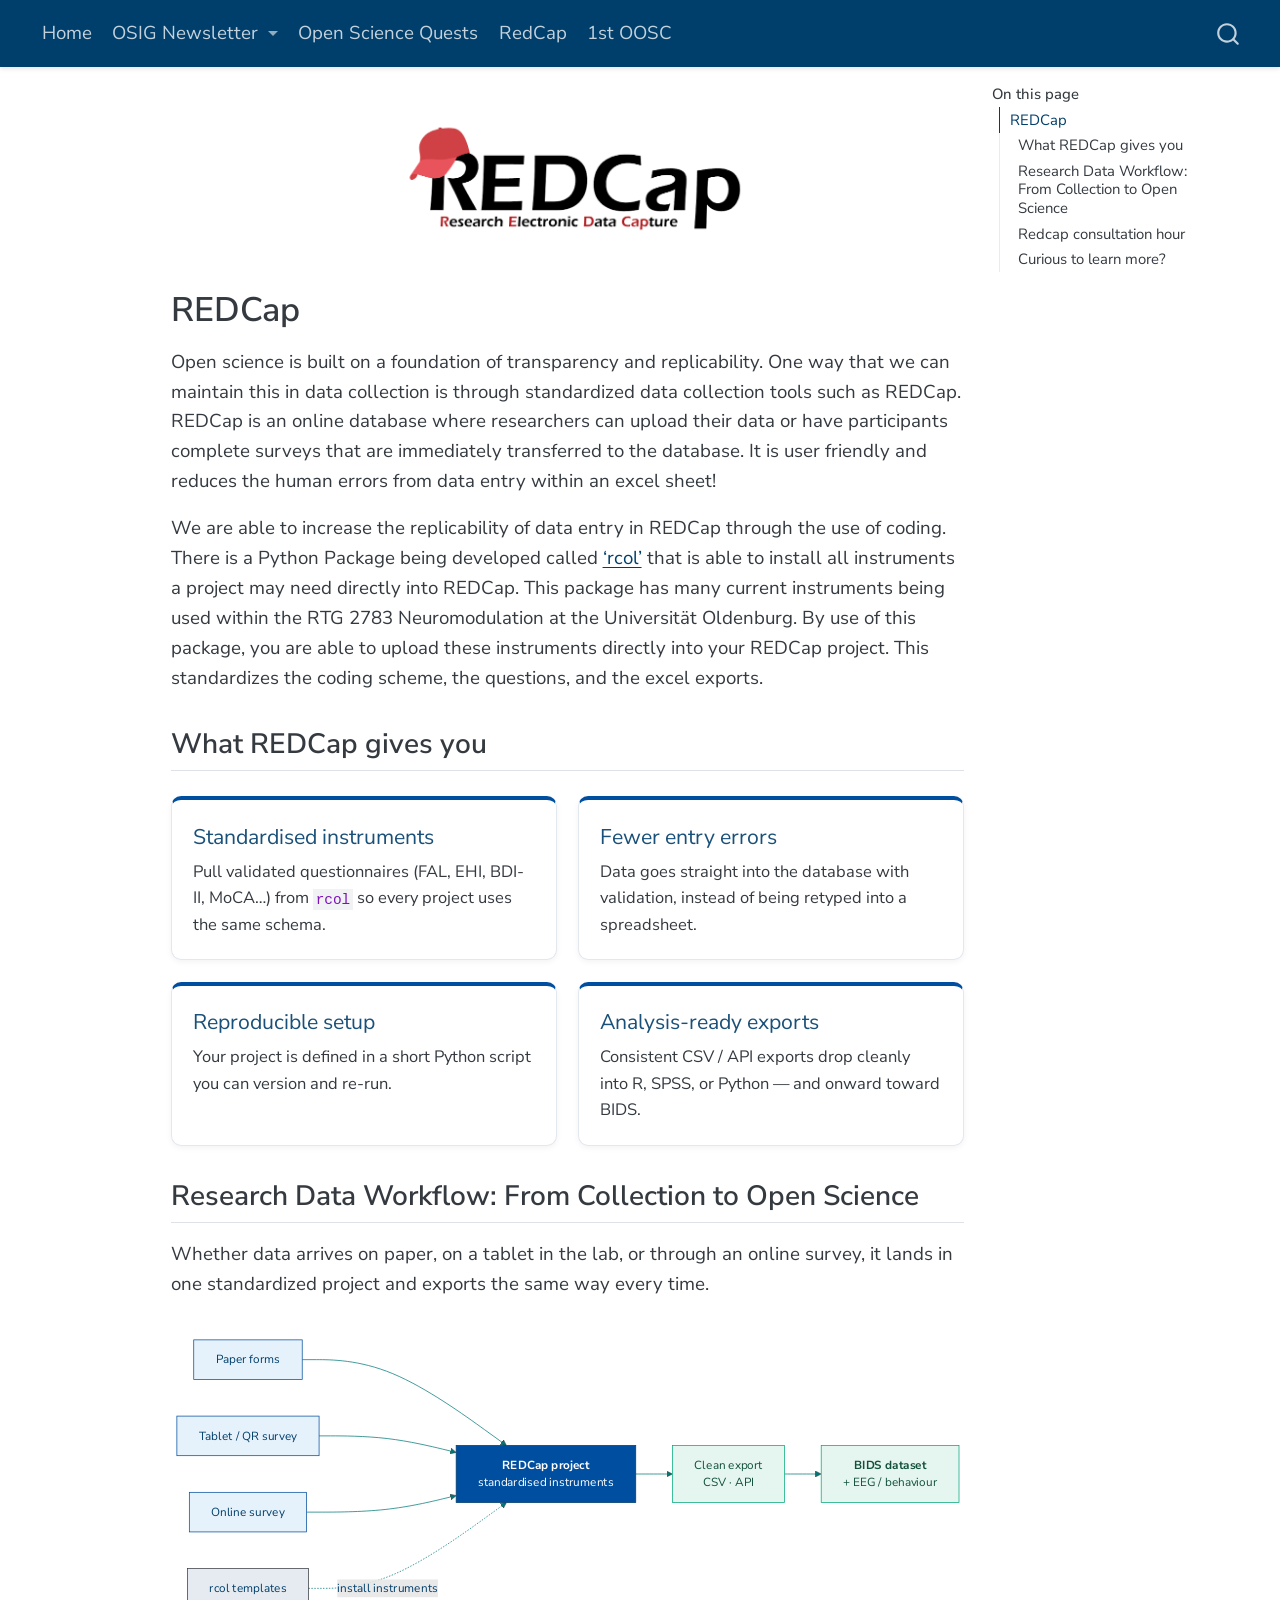
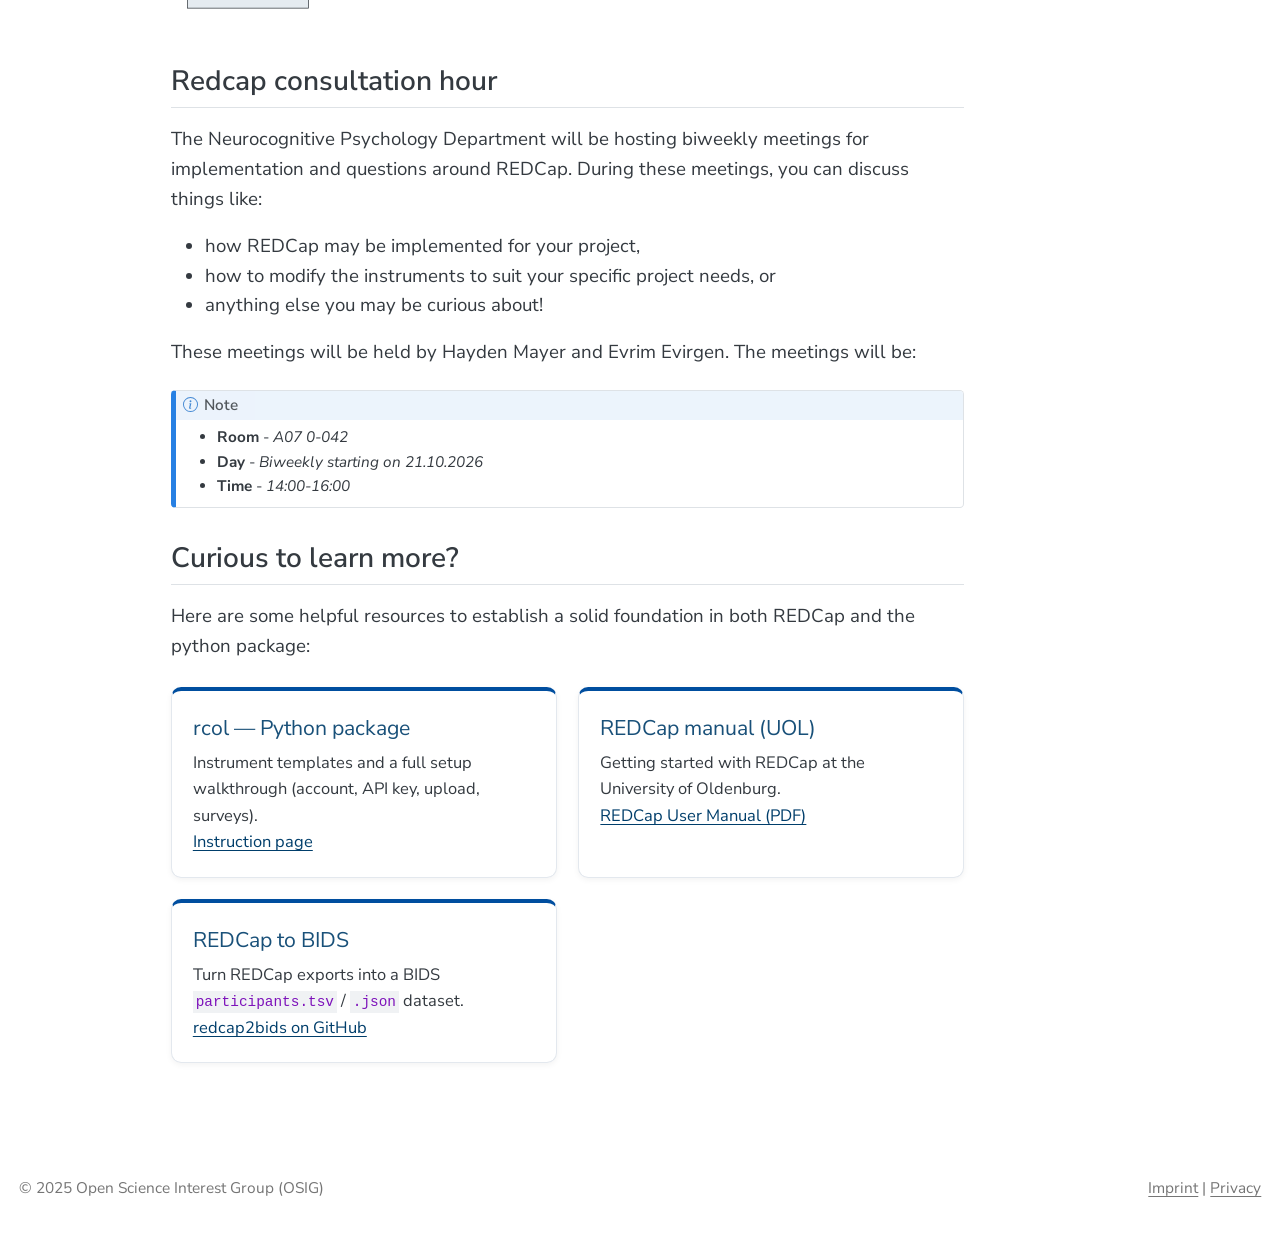
<file: redcap.html>
<!DOCTYPE html>
<html xmlns="http://www.w3.org/1999/xhtml" lang="en" xml:lang="en"><head>

<meta charset="utf-8">
<meta name="generator" content="quarto-1.10.20">

<meta name="viewport" content="width=device-width, initial-scale=1.0, user-scalable=yes">


<title>redcap</title>
<style>
/* Default styles provided by pandoc.
** See https://pandoc.org/MANUAL.html#variables-for-html for config info.
*/
span.smallcaps{font-variant: small-caps;}
div.columns{display: flex; gap: 1.5em;}
div.column{flex: auto;}
@media screen {
div.columns{gap: min(4vw, 1.5em);}
div.column{overflow-x: auto;}
}
div.hanging-indent{margin-left: 1.5em; text-indent: -1.5em;}
ul.task-list{list-style: none;}
ul.task-list li input[type="checkbox"] {
  width: 0.8em;
  margin: 0 0.8em 0.2em -1em; /* quarto-specific, see https://github.com/quarto-dev/quarto-cli/issues/4556 */ 
  vertical-align: middle;
}
</style>


<script src="site_libs/quarto-nav/quarto-nav.js"></script>
<script src="site_libs/quarto-nav/headroom.min.js"></script>
<script src="site_libs/clipboard/clipboard.min.js"></script>
<script src="site_libs/quarto-search/autocomplete.umd.js"></script>
<script src="site_libs/quarto-search/fuse.min.js"></script>
<script src="site_libs/quarto-search/quarto-search.js"></script>
<meta name="quarto:offset" content="./">
<script src="site_libs/quarto-html/quarto.js" type="module"></script>
<script src="site_libs/quarto-html/tabsets/tabsets.js" type="module"></script>
<script src="site_libs/quarto-html/popper.min.js"></script>
<script src="site_libs/quarto-html/tippy.umd.min.js"></script>
<link href="site_libs/quarto-html/tippy.css" rel="stylesheet">
<link href="site_libs/quarto-html/quarto-syntax-highlighting-17888a1159294d3eb470f19f6f52f5a5.css" rel="stylesheet" id="quarto-text-highlighting-styles">
<script src="site_libs/bootstrap/bootstrap.min.js"></script>
<link href="site_libs/bootstrap/bootstrap-icons.css" rel="stylesheet">
<link href="site_libs/bootstrap/bootstrap-ff82ede3d950bd961ef665d030785345.min.css" rel="stylesheet" append-hash="true" id="quarto-bootstrap" data-mode="light">
<script src="site_libs/quarto-contrib/glightbox/glightbox.min.js"></script>
<link href="site_libs/quarto-contrib/glightbox/glightbox.min.css" rel="stylesheet">
<link href="site_libs/quarto-contrib/glightbox/lightbox.css" rel="stylesheet">
<script id="quarto-search-options" type="application/json">{
  "location": "navbar",
  "copy-button": false,
  "collapse-after": 3,
  "panel-placement": "end",
  "type": "overlay",
  "limit": 50,
  "keyboard-shortcut": [
    "f",
    "/",
    "s"
  ],
  "show-item-context": false,
  "language": {
    "search-no-results-text": "No results",
    "search-matching-documents-text": "matching documents",
    "search-copy-link-title": "Copy link to search",
    "search-hide-matches-text": "Hide additional matches",
    "search-more-match-text": "more match in this document",
    "search-more-matches-text": "more matches in this document",
    "search-clear-button-title": "Clear",
    "search-text-placeholder": "",
    "search-detached-cancel-button-title": "Cancel",
    "search-submit-button-title": "Submit",
    "search-label": "Search"
  }
}</script>
<style>html{ scroll-behavior: smooth; }</style>
<script src="site_libs/quarto-diagram/mermaid.min.js"></script>
<script src="site_libs/quarto-diagram/mermaid-init.js"></script>
<link href="site_libs/quarto-diagram/mermaid.css" rel="stylesheet">


<link rel="stylesheet" href="styles.css">
</head>

<body class="nav-fixed quarto-light">

<div id="quarto-search-results"></div>
  <header id="quarto-header" class="headroom fixed-top">
    <nav class="navbar navbar-expand-lg " data-bs-theme="dark">
      <div class="navbar-container container-fluid">
            <div id="quarto-search" class="" title="Search"></div>
          <button class="navbar-toggler" type="button" data-bs-toggle="collapse" data-bs-target="#navbarCollapse" aria-controls="navbarCollapse" role="menu" aria-expanded="false" aria-label="Toggle navigation" onclick="if (window.quartoToggleHeadroom) { window.quartoToggleHeadroom(); }">
  <span class="navbar-toggler-icon"></span>
</button>
          <div class="collapse navbar-collapse" id="navbarCollapse">
            <ul class="navbar-nav navbar-nav-scroll me-auto">
  <li class="nav-item">
    <a class="nav-link" href="./index.html"> 
<span class="menu-text">Home</span></a>
  </li>  
  <li class="nav-item dropdown ">
    <a class="nav-link dropdown-toggle" href="#" id="nav-menu-osig-newsletter" role="link" data-bs-toggle="dropdown" aria-expanded="false">
 <span class="menu-text">OSIG Newsletter</span>
    </a>
    <ul class="dropdown-menu" aria-labelledby="nav-menu-osig-newsletter">    
        <li>
    <a class="dropdown-item" href="./Newsletter/NL_June.html">
 <span class="dropdown-text">Newsletter 11th Issue: June 2025</span></a>
  </li>  
        <li>
    <a class="dropdown-item" href="./Newsletter/NL_October.html">
 <span class="dropdown-text">Newsletter 12th Issue: October 2025</span></a>
  </li>  
        <li>
    <a class="dropdown-item" href="./Newsletter/NL_February_2026.html">
 <span class="dropdown-text">Newsletter 13th Issue: February 2026</span></a>
  </li>  
        <li>
    <a class="dropdown-item" href="./Newsletter/NL_June_2026.html">
 <span class="dropdown-text">Newsletter 14th Issue: June 2026</span></a>
  </li>  
        <li>
    <a class="dropdown-item" href="./Newsletter/NL_October_2026.html">
 <span class="dropdown-text">Newsletter 15th Issue: October 2026</span></a>
  </li>  
        <li>
    <a class="dropdown-item" href="https://uol.de/psychologie/open-science/osig">
 <span class="dropdown-text">Previous Newsletters</span></a>
  </li>  
    </ul>
  </li>
  <li class="nav-item">
    <a class="nav-link" href="./open_science_quests.html"> 
<span class="menu-text">Open Science Quests</span></a>
  </li>  
  <li class="nav-item">
    <a class="nav-link active" href="./redcap.html" aria-current="page"> 
<span class="menu-text">RedCap</span></a>
  </li>  
  <li class="nav-item">
    <a class="nav-link" href="./oosc.html"> 
<span class="menu-text">1st OOSC</span></a>
  </li>  
</ul>
          </div> <!-- /navcollapse -->
            <div class="quarto-navbar-tools">
</div>
      </div> <!-- /container-fluid -->
    </nav>
</header>
<!-- content -->
<div id="quarto-content" class="quarto-container page-columns page-rows-contents page-layout-article page-navbar">
<!-- sidebar -->
<!-- margin-sidebar -->
    <div id="quarto-margin-sidebar" class="sidebar margin-sidebar">
        <nav id="TOC" role="doc-toc" class="toc-active">
    <h2 id="toc-title">On this page</h2>
   
  <ul>
  <li><a href="#redcap" id="toc-redcap" class="nav-link active" data-scroll-target="#redcap">REDCap</a>
  <ul class="collapse">
  <li><a href="#what-redcap-gives-you" id="toc-what-redcap-gives-you" class="nav-link" data-scroll-target="#what-redcap-gives-you">What REDCap gives you</a></li>
  <li><a href="#research-data-workflow-from-collection-to-open-science" id="toc-research-data-workflow-from-collection-to-open-science" class="nav-link" data-scroll-target="#research-data-workflow-from-collection-to-open-science">Research Data Workflow: From Collection to Open Science</a></li>
  <li><a href="#redcap-consultation-hour" id="toc-redcap-consultation-hour" class="nav-link" data-scroll-target="#redcap-consultation-hour">Redcap consultation hour</a></li>
  <li><a href="#curious-to-learn-more" id="toc-curious-to-learn-more" class="nav-link" data-scroll-target="#curious-to-learn-more">Curious to learn more?</a></li>
  </ul></li>
  </ul>
</nav>
    </div>
<!-- main -->
<main class="content" id="quarto-document-content"><header id="title-block-header" class="quarto-title-block"></header>




<style>
.rc-cards {
  display: grid;
  grid-template-columns: repeat(2, 1fr);
  gap: 1.25rem;
  margin: 1.5rem 0;
}
.rc-card {
  background: #fff;
  border: 1px solid #e3e8ee;
  border-top: 4px solid rgb(0, 78, 159);
  border-radius: 0.6rem;
  padding: 1.25rem;
  box-shadow: 0 2px 6px rgba(0,0,0,.05);
  transition: transform .2s, box-shadow .2s;
}
.rc-card:hover { transform: translateY(-2px); box-shadow: 0 6px 16px rgba(0,0,0,.1); }
.rc-card h4 { margin-top: .2rem; color: rgb(0, 62, 107); }
.rc-card p  { margin-bottom: 0; font-size: .97rem; }
@media (max-width: 768px) { .rc-cards { grid-template-columns: 1fr; } }
</style>
<div class="quarto-figure quarto-figure-center">
<figure class="figure">
<p><a href="pics/redcap_logo.png" class="lightbox" data-gallery="quarto-lightbox-gallery-1"><img src="pics/redcap_logo.png" class="img-fluid quarto-figure quarto-figure-center figure-img" alt="REDCap logo" width="360"></a></p>
</figure>
</div>
<section id="redcap" class="level1">
<h1>REDCap</h1>
<p>Open science is built on a foundation of transparency and replicability. One way that we can maintain this in data collection is through standardized data collection tools such as REDCap. REDCap is an online database where researchers can upload their data or have participants complete surveys that are immediately transferred to the database. It is user friendly and reduces the human errors from data entry within an excel sheet!</p>
<p>We are able to increase the replicability of data entry in REDCap through the use of coding. There is a Python Package being developed called <a href="https://juliuswelzel.github.io/rcol/">‘rcol’</a> that is able to install all instruments a project may need directly into REDCap. This package has many current instruments being used within the RTG 2783 Neuromodulation at the Universität Oldenburg. By use of this package, you are able to upload these instruments directly into your REDCap project. This standardizes the coding scheme, the questions, and the excel exports.</p>
<section id="what-redcap-gives-you" class="level2">
<h2 data-anchor-id="what-redcap-gives-you">What REDCap gives you</h2>
<div class="rc-cards">
  <div class="rc-card">
    <h4>Standardised instruments</h4>
    <p>Pull validated questionnaires (FAL, EHI, BDI-II, MoCA…) from <code>rcol</code> so every project uses the same schema.</p>
  </div>
  <div class="rc-card">
    <h4>Fewer entry errors</h4>
    <p>Data goes straight into the database with validation, instead of being retyped into a spreadsheet.</p>
  </div>
  <div class="rc-card">
    <h4>Reproducible setup</h4>
    <p>Your project is defined in a short Python script you can version and re-run.</p>
  </div>
  <div class="rc-card">
    <h4>Analysis-ready exports</h4>
    <p>Consistent CSV / API exports drop cleanly into R, SPSS, or Python — and onward toward BIDS.</p>
  </div>
</div>
</section>
<section id="research-data-workflow-from-collection-to-open-science" class="level2">
<h2 data-anchor-id="research-data-workflow-from-collection-to-open-science">Research Data Workflow: From Collection to Open Science</h2>
<p>Whether data arrives on paper, on a tablet in the lab, or through an online survey, it lands in one standardized project and exports the same way every time.</p>
<div class="cell" data-layout-align="center">
<div class="cell-output-display">
<div>
<p></p><figure class="figure"><p></p>
<div>
<pre class="mermaid mermaid-js">flowchart LR
    A["Paper forms"] --&gt; D
    B["Tablet / QR survey"] --&gt; D
    C["Online survey"] --&gt; D
    G["rcol templates"] -.-&gt;|install instruments| D
    D["&lt;b&gt;REDCap project&lt;/b&gt;&lt;br/&gt;standardised instruments"] --&gt; E["Clean export&lt;br/&gt;CSV · API"]
    E --&gt; F["&lt;b&gt;BIDS dataset&lt;/b&gt;&lt;br/&gt;+ EEG / behaviour"]
    classDef src fill:#e6f2fb,stroke:#004e9f,color:#003e6b;
    classDef core fill:#004e9f,stroke:#003e6b,color:#fff;
    classDef out fill:#e5f5ef,stroke:#00a879,color:#12503b;
    class A,B,C src;
    class D core;
    class E,F out;
</pre>
</div>
<p></p></figure><p></p>
</div>
</div>
</div>
</section>
<section id="redcap-consultation-hour" class="level2">
<h2 data-anchor-id="redcap-consultation-hour">Redcap consultation hour</h2>
<p>The Neurocognitive Psychology Department will be hosting biweekly meetings for implementation and questions around REDCap. During these meetings, you can discuss things like:</p>
<ul>
<li>how REDCap may be implemented for your project,</li>
<li>how to modify the instruments to suit your specific project needs, or</li>
<li>anything else you may be curious about!</li>
</ul>
<p>These meetings will be held by Hayden Mayer and Evrim Evirgen. The meetings will be:</p>
<div class="callout callout-style-default callout-note callout-titled">
<div class="callout-header d-flex align-content-center">
<div class="callout-icon-container">
<i class="callout-icon"></i>
</div>
<div class="callout-title-container flex-fill">
Note
</div>
</div>
<div class="callout-body-container callout-body">
<ul>
<li><strong>Room</strong> - <em>A07 0-042</em></li>
<li><strong>Day</strong> - <em>Biweekly starting on 21.10.2026</em></li>
<li><strong>Time</strong> - <em>14:00-16:00</em></li>
</ul>
</div>
</div>
</section>
<section id="curious-to-learn-more" class="level2">
<h2 data-anchor-id="curious-to-learn-more">Curious to learn more?</h2>
<p>Here are some helpful resources to establish a solid foundation in both REDCap and the python package:</p>
<div class="rc-cards">
<div class="rc-card" style="position:relative">
<h4>rcol — Python package</h4>
<p>Instrument templates and a full setup walkthrough (account, API key, upload, surveys).</p>
<p style="margin-bottom:0"><a href="https://juliuswelzel.github.io/rcol/" class="stretched-link">Instruction page</a></p>
</div>
<div class="rc-card" style="position:relative">
<h4>REDCap manual (UOL)</h4>
<p>Getting started with REDCap at the University of Oldenburg.</p>
<p style="margin-bottom:0"><a href="https://cloud.uol.de/s/MmTaWGEiYqDYZqD" class="stretched-link">REDCap User Manual (PDF)</a></p>
</div>
<div class="rc-card" style="position:relative">
<h4>REDCap to BIDS</h4>
<p>Turn REDCap exports into a BIDS <code>participants.tsv</code> / <code>.json</code> dataset.</p>
<p style="margin-bottom:0"><a href="https://github.com/JuliusWelzel/redcap2bids" class="stretched-link">redcap2bids on GitHub</a></p>
</div>
</div>


</section>
</section>

</main> <!-- /main -->
<script id="quarto-html-after-body" type="application/javascript">
  window.document.addEventListener("DOMContentLoaded", function (event) {
    const isCodeAnnotation = (el) => {
      for (const clz of el.classList) {
        if (clz.startsWith('code-annotation-')) {                     
          return true;
        }
      }
      return false;
    }
    const onCopySuccess = function(e) {
      // button target
      const button = e.trigger;
      // don't keep focus
      button.blur();
      // flash "checked"
      button.classList.add('code-copy-button-checked');
      var currentTitle = button.getAttribute("title");
      button.setAttribute("title", "Copied!");
      let tooltip;
      if (window.bootstrap) {
        button.setAttribute("data-bs-toggle", "tooltip");
        button.setAttribute("data-bs-placement", "left");
        button.setAttribute("data-bs-title", "Copied!");
        tooltip = new bootstrap.Tooltip(button, 
          { trigger: "manual", 
            customClass: "code-copy-button-tooltip",
            offset: [0, -8]});
        tooltip.show();    
      }
      setTimeout(function() {
        if (tooltip) {
          tooltip.hide();
          button.removeAttribute("data-bs-title");
          button.removeAttribute("data-bs-toggle");
          button.removeAttribute("data-bs-placement");
        }
        button.setAttribute("title", currentTitle);
        button.classList.remove('code-copy-button-checked');
      }, 1000);
      // clear code selection
      e.clearSelection();
    }
    const getTextToCopy = function(trigger) {
      const outerScaffold = trigger.parentElement.cloneNode(true);
      const codeEl = outerScaffold.querySelector('code');
      for (const childEl of codeEl.children) {
        if (isCodeAnnotation(childEl)) {
          childEl.remove();
        }
      }
      return codeEl.innerText;
    }
    const clipboard = new window.ClipboardJS('.code-copy-button:not([data-in-quarto-modal])', {
      text: getTextToCopy
    });
    clipboard.on('success', onCopySuccess);
    if (window.document.getElementById('quarto-embedded-source-code-modal')) {
      const clipboardModal = new window.ClipboardJS('.code-copy-button[data-in-quarto-modal]', {
        text: getTextToCopy,
        container: window.document.getElementById('quarto-embedded-source-code-modal')
      });
      clipboardModal.on('success', onCopySuccess);
    }
      var localhostRegex = new RegExp(/^(?:http|https):\/\/localhost\:?[0-9]*\//);
      var mailtoRegex = new RegExp(/^mailto:/);
        var filterRegex = new RegExp("https:\/\/kristantodan12\.github\.io\/osig-uol\.github\.io\/");
      var isInternal = (href) => {
          return filterRegex.test(href) || localhostRegex.test(href) || mailtoRegex.test(href);
      }
      // Inspect non-navigation links and adorn them if external
     var links = window.document.querySelectorAll('a[href]:not(.nav-link):not(.navbar-brand):not(.toc-action):not(.sidebar-link):not(.sidebar-item-toggle):not(.pagination-link):not(.no-external):not([aria-hidden]):not(.dropdown-item):not(.quarto-navigation-tool):not(.about-link)');
      for (var i=0; i<links.length; i++) {
        const link = links[i];
        if (!isInternal(link.href)) {
          // undo the damage that might have been done by quarto-nav.js in the case of
          // links that we want to consider external
          if (link.dataset.originalHref !== undefined) {
            link.href = link.dataset.originalHref;
          }
            // target, if specified
            link.setAttribute("target", "_blank");
            if (link.getAttribute("rel") === null) {
              link.setAttribute("rel", "noopener");
            }
        }
      }
    function tippyHover(el, contentFn, onTriggerFn, onUntriggerFn) {
      const config = {
        allowHTML: true,
        maxWidth: 500,
        delay: 100,
        arrow: false,
        appendTo: function(el) {
            return el.parentElement;
        },
        interactive: true,
        interactiveBorder: 10,
        theme: 'quarto',
        placement: 'bottom-start',
      };
      if (contentFn) {
        config.content = contentFn;
      }
      if (onTriggerFn) {
        config.onTrigger = onTriggerFn;
      }
      if (onUntriggerFn) {
        config.onUntrigger = onUntriggerFn;
      }
      window.tippy(el, config); 
    }
    const noterefs = window.document.querySelectorAll('a[role="doc-noteref"]');
    for (var i=0; i<noterefs.length; i++) {
      const ref = noterefs[i];
      tippyHover(ref, function() {
        // use id or data attribute instead here
        let href = ref.getAttribute('data-footnote-href') || ref.getAttribute('href');
        try { href = new URL(href).hash; } catch {}
        const id = href.replace(/^#\/?/, "");
        const note = window.document.getElementById(id);
        if (note) {
          return note.innerHTML;
        } else {
          return "";
        }
      });
    }
    const xrefs = window.document.querySelectorAll('a.quarto-xref');
    const processXRef = (id, note) => {
      // Strip column container classes
      const stripColumnClz = (el) => {
        el.classList.remove("page-full", "page-columns");
        if (el.children) {
          for (const child of el.children) {
            stripColumnClz(child);
          }
        }
      }
      stripColumnClz(note)
      if (id === null || id.startsWith('sec-')) {
        // Special case sections, only their first couple elements
        const container = document.createElement("div");
        if (note.children && note.children.length > 2) {
          container.appendChild(note.children[0].cloneNode(true));
          for (let i = 1; i < note.children.length; i++) {
            const child = note.children[i];
            if (child.tagName === "P" && child.innerText === "") {
              continue;
            } else {
              container.appendChild(child.cloneNode(true));
              break;
            }
          }
          if (window.Quarto?.typesetMath) {
            window.Quarto.typesetMath(container);
          }
          return container.innerHTML
        } else {
          if (window.Quarto?.typesetMath) {
            window.Quarto.typesetMath(note);
          }
          return note.innerHTML;
        }
      } else {
        // Remove any anchor links if they are present
        const anchorLink = note.querySelector('a.anchorjs-link');
        if (anchorLink) {
          anchorLink.remove();
        }
        if (window.Quarto?.typesetMath) {
          window.Quarto.typesetMath(note);
        }
        if (note.classList.contains("callout")) {
          return note.outerHTML;
        } else {
          return note.innerHTML;
        }
      }
    }
    for (var i=0; i<xrefs.length; i++) {
      const xref = xrefs[i];
      tippyHover(xref, undefined, function(instance) {
        instance.disable();
        let url = xref.getAttribute('href');
        let hash = undefined; 
        if (url.startsWith('#')) {
          hash = url;
        } else {
          try { hash = new URL(url).hash; } catch {}
        }
        if (hash) {
          const id = hash.replace(/^#\/?/, "");
          const note = window.document.getElementById(id);
          if (note !== null) {
            try {
              const html = processXRef(id, note.cloneNode(true));
              instance.setContent(html);
            } finally {
              instance.enable();
              instance.show();
            }
          } else {
            // See if we can fetch this
            fetch(url.split('#')[0])
            .then(res => res.text())
            .then(html => {
              const parser = new DOMParser();
              const htmlDoc = parser.parseFromString(html, "text/html");
              const note = htmlDoc.getElementById(id);
              if (note !== null) {
                const html = processXRef(id, note);
                instance.setContent(html);
              } 
            }).finally(() => {
              instance.enable();
              instance.show();
            });
          }
        } else {
          // See if we can fetch a full url (with no hash to target)
          // This is a special case and we should probably do some content thinning / targeting
          fetch(url)
          .then(res => res.text())
          .then(html => {
            const parser = new DOMParser();
            const htmlDoc = parser.parseFromString(html, "text/html");
            const note = htmlDoc.querySelector('main.content');
            if (note !== null) {
              // This should only happen for chapter cross references
              // (since there is no id in the URL)
              // remove the first header
              if (note.children.length > 0 && note.children[0].tagName === "HEADER") {
                note.children[0].remove();
              }
              const html = processXRef(null, note);
              instance.setContent(html);
            } 
          }).finally(() => {
            instance.enable();
            instance.show();
          });
        }
      }, function(instance) {
      });
    }
        let selectedAnnoteEl;
        const selectorForAnnotation = ( cell, annotation) => {
          let cellAttr = 'data-code-cell="' + cell + '"';
          let lineAttr = 'data-code-annotation="' +  annotation + '"';
          const selector = 'span[' + cellAttr + '][' + lineAttr + ']';
          return selector;
        }
        const selectCodeLines = (annoteEl) => {
          const doc = window.document;
          const targetCell = annoteEl.getAttribute("data-target-cell");
          const targetAnnotation = annoteEl.getAttribute("data-target-annotation");
          const annoteSpan = window.document.querySelector(selectorForAnnotation(targetCell, targetAnnotation));
          const lines = annoteSpan.getAttribute("data-code-lines").split(",");
          const lineIds = lines.map((line) => {
            return targetCell + "-" + line;
          })
          let top = null;
          let height = null;
          let parent = null;
          if (lineIds.length > 0) {
              //compute the position of the single el (top and bottom and make a div)
              const el = window.document.getElementById(lineIds[0]);
              top = el.offsetTop;
              height = el.offsetHeight;
              parent = el.parentElement.parentElement;
            if (lineIds.length > 1) {
              const lastEl = window.document.getElementById(lineIds[lineIds.length - 1]);
              const bottom = lastEl.offsetTop + lastEl.offsetHeight;
              height = bottom - top;
            }
            if (top !== null && height !== null && parent !== null) {
              // cook up a div (if necessary) and position it 
              let div = window.document.getElementById("code-annotation-line-highlight");
              if (div === null) {
                div = window.document.createElement("div");
                div.setAttribute("id", "code-annotation-line-highlight");
                div.style.position = 'absolute';
                parent.appendChild(div);
              }
              div.style.top = top - 2 + "px";
              div.style.height = height + 4 + "px";
              div.style.left = 0;
              let gutterDiv = window.document.getElementById("code-annotation-line-highlight-gutter");
              if (gutterDiv === null) {
                gutterDiv = window.document.createElement("div");
                gutterDiv.setAttribute("id", "code-annotation-line-highlight-gutter");
                gutterDiv.style.position = 'absolute';
                const codeCell = window.document.getElementById(targetCell);
                const gutter = codeCell.querySelector('.code-annotation-gutter');
                gutter.appendChild(gutterDiv);
              }
              gutterDiv.style.top = top - 2 + "px";
              gutterDiv.style.height = height + 4 + "px";
            }
            selectedAnnoteEl = annoteEl;
          }
        };
        const unselectCodeLines = () => {
          const elementsIds = ["code-annotation-line-highlight", "code-annotation-line-highlight-gutter"];
          elementsIds.forEach((elId) => {
            const div = window.document.getElementById(elId);
            if (div) {
              div.remove();
            }
          });
          selectedAnnoteEl = undefined;
        };
          // Handle positioning of the toggle
      window.addEventListener(
        "resize",
        throttle(() => {
          elRect = undefined;
          if (selectedAnnoteEl) {
            selectCodeLines(selectedAnnoteEl);
          }
        }, 10)
      );
      function throttle(fn, ms) {
      let throttle = false;
      let timer;
        return (...args) => {
          if(!throttle) { // first call gets through
              fn.apply(this, args);
              throttle = true;
          } else { // all the others get throttled
              if(timer) clearTimeout(timer); // cancel #2
              timer = setTimeout(() => {
                fn.apply(this, args);
                timer = throttle = false;
              }, ms);
          }
        };
      }
        // Attach click handler to the DT
        const annoteDls = window.document.querySelectorAll('dt[data-target-cell]');
        for (const annoteDlNode of annoteDls) {
          annoteDlNode.addEventListener('click', (event) => {
            const clickedEl = event.target;
            if (clickedEl !== selectedAnnoteEl) {
              unselectCodeLines();
              const activeEl = window.document.querySelector('dt[data-target-cell].code-annotation-active');
              if (activeEl) {
                activeEl.classList.remove('code-annotation-active');
              }
              selectCodeLines(clickedEl);
              clickedEl.classList.add('code-annotation-active');
            } else {
              // Unselect the line
              unselectCodeLines();
              clickedEl.classList.remove('code-annotation-active');
            }
          });
        }
    const findCites = (el) => {
      const parentEl = el.parentElement;
      if (parentEl) {
        const cites = parentEl.dataset.cites;
        if (cites) {
          return {
            el,
            cites: cites.split(' ')
          };
        } else {
          return findCites(el.parentElement)
        }
      } else {
        return undefined;
      }
    };
    var bibliorefs = window.document.querySelectorAll('a[role="doc-biblioref"]');
    for (var i=0; i<bibliorefs.length; i++) {
      const ref = bibliorefs[i];
      const citeInfo = findCites(ref);
      if (citeInfo) {
        tippyHover(citeInfo.el, function() {
          var popup = window.document.createElement('div');
          citeInfo.cites.forEach(function(cite) {
            var citeDiv = window.document.createElement('div');
            citeDiv.classList.add('hanging-indent');
            citeDiv.classList.add('csl-entry');
            var biblioDiv = window.document.getElementById('ref-' + cite);
            if (biblioDiv) {
              citeDiv.innerHTML = biblioDiv.innerHTML;
            }
            popup.appendChild(citeDiv);
          });
          return popup.innerHTML;
        });
      }
    }
  });
  </script>
</div> <!-- /content -->
<footer class="footer">
  <div class="nav-footer">
    <div class="nav-footer-left">
<p>© 2025 Open Science Interest Group (OSIG)</p>
</div>   
    <div class="nav-footer-center">
      &nbsp;
    </div>
    <div class="nav-footer-right">
<p><a href="https://uol.de/impressum">Imprint</a> | <a href="https://uol.de/dism">Privacy</a></p>
</div>
  </div>
</footer>
<script>var lightboxQuarto = GLightbox({"closeEffect":"zoom","descPosition":"bottom","loop":false,"openEffect":"zoom","selector":".lightbox"});
(function() {
  let previousOnload = window.onload;
  window.onload = () => {
    if (previousOnload) {
      previousOnload();
    }
    lightboxQuarto.on('slide_before_load', (data) => {
      const { slideIndex, slideNode, slideConfig, player, trigger } = data;
      const href = trigger.getAttribute('href');
      if (href !== null) {
        const imgEl = window.document.querySelector(`a[href="${href}"] img`);
        if (imgEl !== null) {
          const srcAttr = imgEl.getAttribute("src");
          if (srcAttr && srcAttr.startsWith("data:")) {
            slideConfig.href = srcAttr;
          }
        }
      } 
    });
  
    lightboxQuarto.on('slide_after_load', (data) => {
      const { slideIndex, slideNode, slideConfig, player, trigger } = data;
      if (window.Quarto?.typesetMath) {
        window.Quarto.typesetMath(slideNode);
      }
    });
  
  };
  
})();
          </script>




<script src="site_libs/quarto-html/zenscroll-min.js"></script>
</body></html>
</file>
<file: site_libs/quarto-html/tippy.css>
.tippy-box[data-animation=fade][data-state=hidden]{opacity:0}[data-tippy-root]{max-width:calc(100vw - 10px)}.tippy-box{position:relative;background-color:#333;color:#fff;border-radius:4px;font-size:14px;line-height:1.4;white-space:normal;outline:0;transition-property:transform,visibility,opacity}.tippy-box[data-placement^=top]>.tippy-arrow{bottom:0}.tippy-box[data-placement^=top]>.tippy-arrow:before{bottom:-7px;left:0;border-width:8px 8px 0;border-top-color:initial;transform-origin:center top}.tippy-box[data-placement^=bottom]>.tippy-arrow{top:0}.tippy-box[data-placement^=bottom]>.tippy-arrow:before{top:-7px;left:0;border-width:0 8px 8px;border-bottom-color:initial;transform-origin:center bottom}.tippy-box[data-placement^=left]>.tippy-arrow{right:0}.tippy-box[data-placement^=left]>.tippy-arrow:before{border-width:8px 0 8px 8px;border-left-color:initial;right:-7px;transform-origin:center left}.tippy-box[data-placement^=right]>.tippy-arrow{left:0}.tippy-box[data-placement^=right]>.tippy-arrow:before{left:-7px;border-width:8px 8px 8px 0;border-right-color:initial;transform-origin:center right}.tippy-box[data-inertia][data-state=visible]{transition-timing-function:cubic-bezier(.54,1.5,.38,1.11)}.tippy-arrow{width:16px;height:16px;color:#333}.tippy-arrow:before{content:"";position:absolute;border-color:transparent;border-style:solid}.tippy-content{position:relative;padding:5px 9px;z-index:1}
</file>
<file: site_libs/quarto-html/quarto-syntax-highlighting-17888a1159294d3eb470f19f6f52f5a5.css>
/* quarto syntax highlight colors */
:root {
  --quarto-hl-ot-color: #003B4F;
  --quarto-hl-at-color: #657422;
  --quarto-hl-ss-color: #20794D;
  --quarto-hl-an-color: #5E5E5E;
  --quarto-hl-fu-color: #4758AB;
  --quarto-hl-st-color: #20794D;
  --quarto-hl-cf-color: #003B4F;
  --quarto-hl-op-color: #5E5E5E;
  --quarto-hl-er-color: #AD0000;
  --quarto-hl-bn-color: #AD0000;
  --quarto-hl-al-color: #AD0000;
  --quarto-hl-va-color: #111111;
  --quarto-hl-bu-color: inherit;
  --quarto-hl-ex-color: inherit;
  --quarto-hl-pp-color: #AD0000;
  --quarto-hl-in-color: #5E5E5E;
  --quarto-hl-vs-color: #20794D;
  --quarto-hl-wa-color: #5E5E5E;
  --quarto-hl-do-color: #5E5E5E;
  --quarto-hl-im-color: #00769E;
  --quarto-hl-ch-color: #20794D;
  --quarto-hl-dt-color: #AD0000;
  --quarto-hl-fl-color: #AD0000;
  --quarto-hl-co-color: #5E5E5E;
  --quarto-hl-cv-color: #5E5E5E;
  --quarto-hl-cn-color: #8f5902;
  --quarto-hl-sc-color: #5E5E5E;
  --quarto-hl-dv-color: #AD0000;
  --quarto-hl-kw-color: #003B4F;
}

/* other quarto variables */
:root {
  --quarto-font-monospace: SFMono-Regular, Menlo, Monaco, Consolas, "Liberation Mono", "Courier New", monospace;
}

/* syntax highlight based on Pandoc's rules */
pre > code.sourceCode > span {
  color: #003B4F;
}

code.sourceCode > span {
  color: #003B4F;
}

div.sourceCode,
div.sourceCode pre.sourceCode {
  color: #003B4F;
}

/* Normal */
code span {
  color: #003B4F;
}

/* Alert */
code span.al {
  color: #AD0000;
  font-style: inherit;
}

/* Annotation */
code span.an {
  color: #5E5E5E;
  font-style: inherit;
}

/* Attribute */
code span.at {
  color: #657422;
  font-style: inherit;
}

/* BaseN */
code span.bn {
  color: #AD0000;
  font-style: inherit;
}

/* BuiltIn */
code span.bu {
  font-style: inherit;
}

/* ControlFlow */
code span.cf {
  color: #003B4F;
  font-weight: bold;
  font-style: inherit;
}

/* Char */
code span.ch {
  color: #20794D;
  font-style: inherit;
}

/* Constant */
code span.cn {
  color: #8f5902;
  font-style: inherit;
}

/* Comment */
code span.co {
  color: #5E5E5E;
  font-style: inherit;
}

/* CommentVar */
code span.cv {
  color: #5E5E5E;
  font-style: italic;
}

/* Documentation */
code span.do {
  color: #5E5E5E;
  font-style: italic;
}

/* DataType */
code span.dt {
  color: #AD0000;
  font-style: inherit;
}

/* DecVal */
code span.dv {
  color: #AD0000;
  font-style: inherit;
}

/* Error */
code span.er {
  color: #AD0000;
  font-style: inherit;
}

/* Extension */
code span.ex {
  font-style: inherit;
}

/* Float */
code span.fl {
  color: #AD0000;
  font-style: inherit;
}

/* Function */
code span.fu {
  color: #4758AB;
  font-style: inherit;
}

/* Import */
code span.im {
  color: #00769E;
  font-style: inherit;
}

/* Information */
code span.in {
  color: #5E5E5E;
  font-style: inherit;
}

/* Keyword */
code span.kw {
  color: #003B4F;
  font-weight: bold;
  font-style: inherit;
}

/* Operator */
code span.op {
  color: #5E5E5E;
  font-style: inherit;
}

/* Other */
code span.ot {
  color: #003B4F;
  font-style: inherit;
}

/* Preprocessor */
code span.pp {
  color: #AD0000;
  font-style: inherit;
}

/* SpecialChar */
code span.sc {
  color: #5E5E5E;
  font-style: inherit;
}

/* SpecialString */
code span.ss {
  color: #20794D;
  font-style: inherit;
}

/* String */
code span.st {
  color: #20794D;
  font-style: inherit;
}

/* Variable */
code span.va {
  color: #111111;
  font-style: inherit;
}

/* VerbatimString */
code span.vs {
  color: #20794D;
  font-style: inherit;
}

/* Warning */
code span.wa {
  color: #5E5E5E;
  font-style: italic;
}

.prevent-inlining {
  content: "</";
}

/*# sourceMappingURL=fadfc755eec066e9e3d699cf819c3e33.css.map */
</file>
<file: styles.css>
/* Import Nunito Sans font */
@import url('https://fonts.googleapis.com/css2?family=Nunito+Sans:wght@400;600;700&display=swap');
</file>
<file: site_libs/quarto-diagram/mermaid.css>
.mermaidTooltip {
  position: absolute;
  text-align: center;
  max-width: 200px;
  padding: 2px;
  font-family: "trebuchet ms", verdana, arial;
  font-size: 12px;
  background: #ffffde;
  border: 1px solid #aaaa33;
  border-radius: 2px;
  pointer-events: none;
  z-index: 1000;
}
</file>
